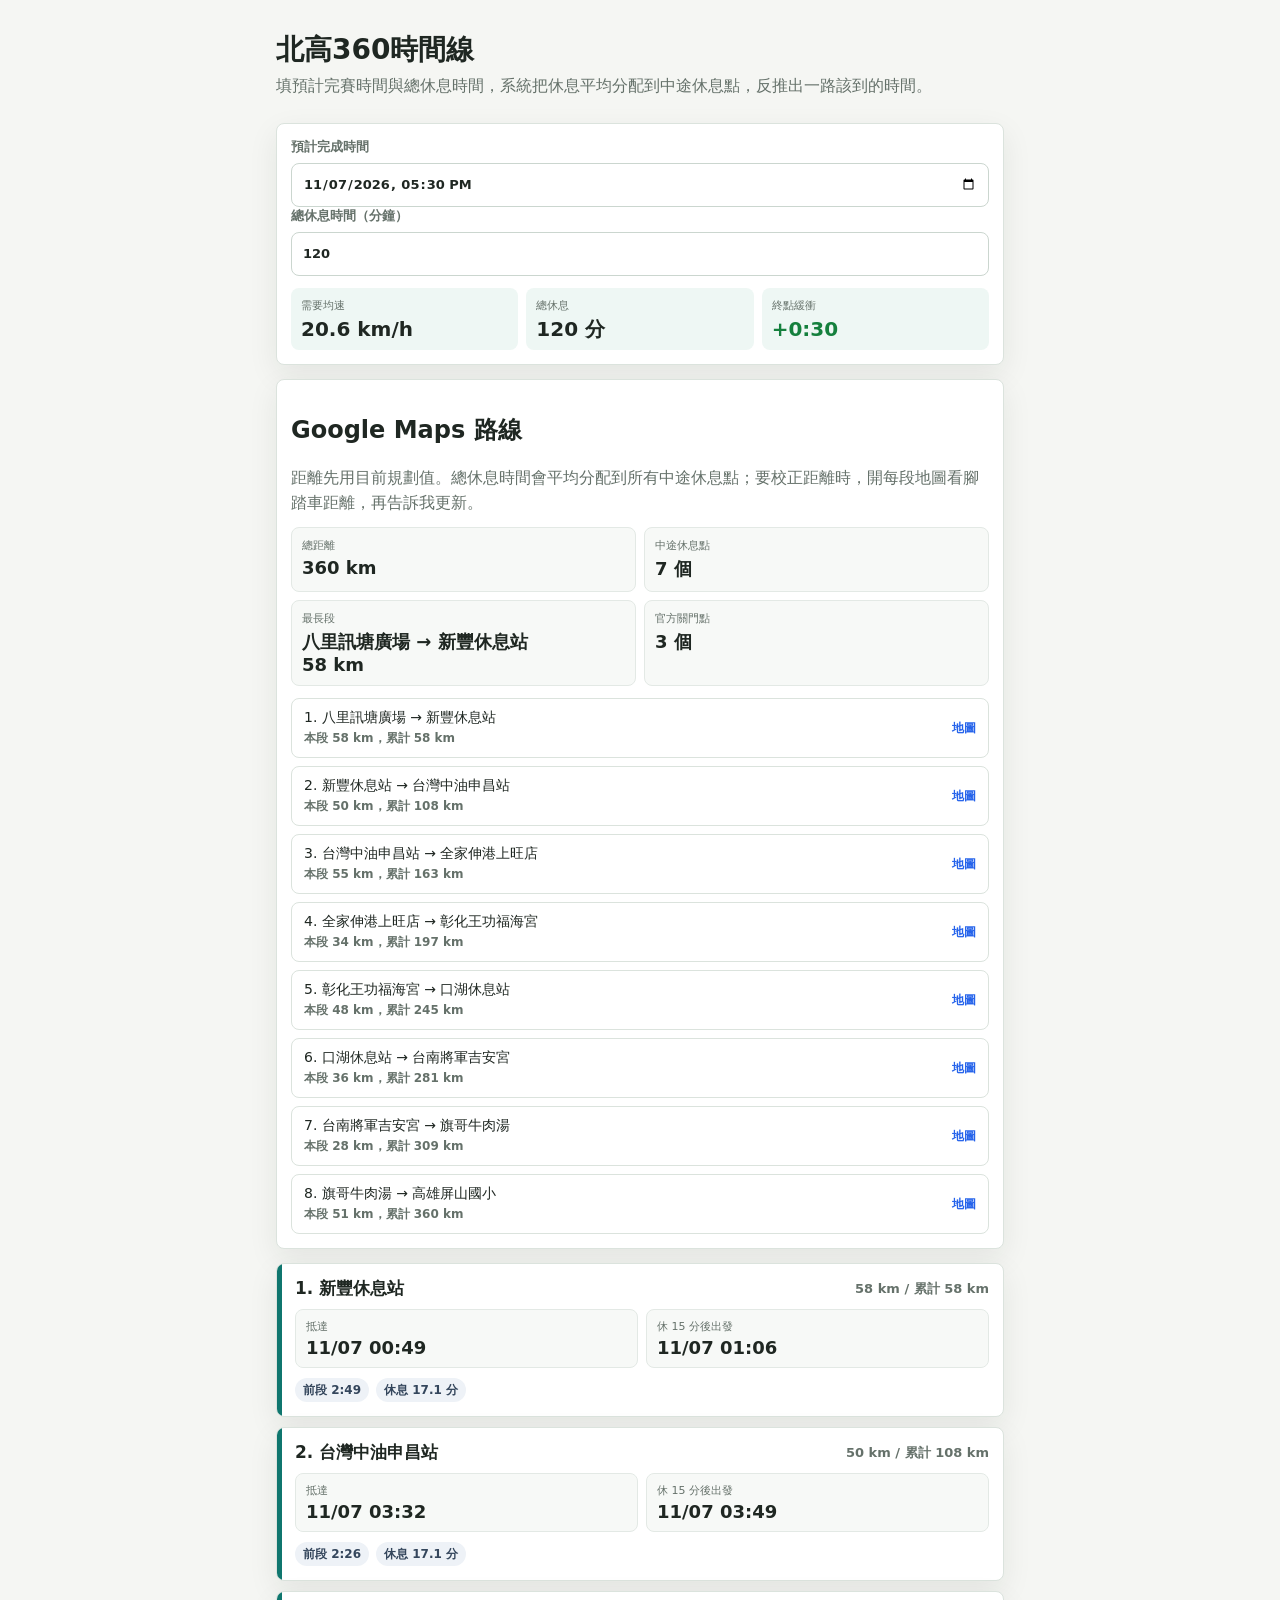
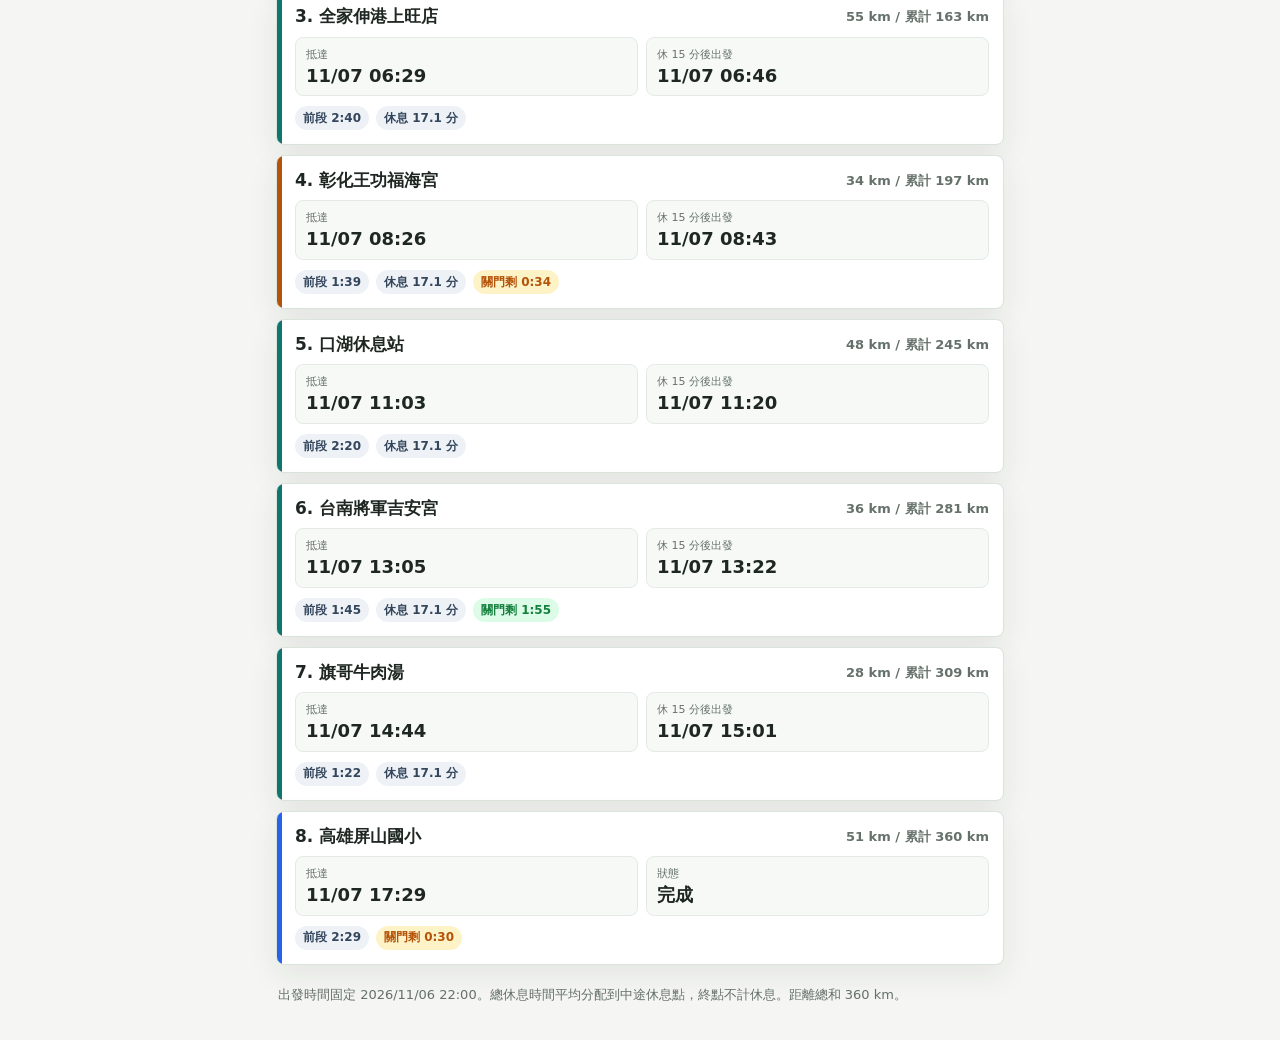
<file: index.html>
<!doctype html>
<html lang="zh-Hant">
<head>
  <meta charset="utf-8">
  <meta name="viewport" content="width=device-width, initial-scale=1">
  <title>北高360時間線</title>
  <style>
    :root {
      --bg: #f5f6f3;
      --card: #ffffff;
      --ink: #1f2722;
      --muted: #65716a;
      --line: #dbe3dd;
      --accent: #0f766e;
      --blue: #2563eb;
      --ok: #15803d;
      --warn: #b45309;
      --danger: #b91c1c;
      --soft: #eef7f4;
      font-family: "Segoe UI", "Noto Sans TC", system-ui, sans-serif;
    }

    * { box-sizing: border-box; }

    body {
      margin: 0;
      background: var(--bg);
      color: var(--ink);
    }

    .app {
      width: min(760px, 100%);
      margin: 0 auto;
      padding: 16px;
    }

    header {
      padding: 18px 0 12px;
    }

    h1 {
      margin: 0 0 8px;
      font-size: 28px;
      line-height: 1.15;
      letter-spacing: 0;
    }

    p {
      margin: 0;
      color: var(--muted);
      line-height: 1.55;
    }

    .panel, .stop {
      background: var(--card);
      border: 1px solid var(--line);
      border-radius: 8px;
      box-shadow: 0 10px 30px rgba(23, 33, 29, 0.08);
    }

    .panel {
      padding: 14px;
      margin: 12px 0 14px;
    }

    label {
      display: grid;
      gap: 7px;
      color: var(--muted);
      font-size: 13px;
      font-weight: 700;
    }

    input {
      width: 100%;
      min-height: 44px;
      border: 1px solid #cbd6cf;
      border-radius: 8px;
      padding: 9px 11px;
      font: inherit;
      color: var(--ink);
      background: white;
    }

    .summary {
      display: grid;
      grid-template-columns: repeat(3, 1fr);
      gap: 8px;
      margin-top: 12px;
    }

    .metric {
      min-width: 0;
      padding: 10px;
      background: var(--soft);
      border-radius: 8px;
    }

    .metric small {
      display: block;
      color: var(--muted);
      font-size: 11px;
      margin-bottom: 5px;
    }

    .metric strong {
      display: block;
      font-size: 20px;
      line-height: 1.1;
      white-space: nowrap;
    }

    .timeline {
      position: relative;
      display: grid;
      gap: 10px;
      padding-bottom: 18px;
    }

    .stop {
      position: relative;
      overflow: hidden;
    }

    .stop::before {
      content: "";
      position: absolute;
      left: 0;
      top: 0;
      bottom: 0;
      width: 5px;
      background: var(--accent);
    }

    .stop.warn::before { background: var(--warn); }
    .stop.danger::before { background: var(--danger); }
    .stop.finish::before { background: var(--blue); }

    .stop-inner {
      padding: 14px 14px 14px 18px;
    }

    .topline {
      display: flex;
      justify-content: space-between;
      gap: 12px;
      align-items: flex-start;
      margin-bottom: 9px;
    }

    .name {
      font-weight: 800;
      font-size: 17px;
      line-height: 1.25;
    }

    .km {
      flex: 0 0 auto;
      color: var(--muted);
      font-weight: 700;
      font-size: 13px;
      padding-top: 2px;
    }

    .times {
      display: grid;
      grid-template-columns: repeat(2, 1fr);
      gap: 8px;
    }

    .timebox {
      padding: 9px 10px;
      border-radius: 8px;
      background: #f7f9f7;
      border: 1px solid #e3e9e5;
      min-width: 0;
    }

    .timebox small {
      display: block;
      color: var(--muted);
      font-size: 11px;
      margin-bottom: 4px;
    }

    .timebox strong {
      display: block;
      font-size: 18px;
      line-height: 1.15;
      white-space: nowrap;
    }

    .meta {
      display: flex;
      flex-wrap: wrap;
      gap: 7px;
      margin-top: 10px;
    }

    .badge {
      display: inline-flex;
      align-items: center;
      min-height: 24px;
      padding: 3px 8px;
      border-radius: 999px;
      font-size: 12px;
      font-weight: 750;
      background: #eef2f7;
      color: #34465c;
      white-space: nowrap;
    }

    .badge.ok { background: #dcfce7; color: var(--ok); }
    .badge.warn { background: #fef3c7; color: var(--warn); }
    .badge.danger { background: #fee2e2; color: var(--danger); }

    .route-summary{display:grid;grid-template-columns:repeat(2,1fr);gap:8px;margin-top:12px}.summary-box{padding:10px;border-radius:8px;background:#f7f9f7;border:1px solid #e3e9e5}.summary-box small{display:block;color:var(--muted);font-size:11px;margin-bottom:4px}.summary-box strong{display:block;font-size:18px}.links { display: grid; gap: 8px; margin-top: 12px; }

    a.button {
      display: flex;
      justify-content: space-between;
      gap: 10px;
      align-items: center;
      min-height: 42px;
      padding: 10px 12px;
      border-radius: 8px;
      border: 1px solid var(--line);
      color: var(--ink);
      text-decoration: none;
      background: white;
      font-size: 14px;
    }

    a.button small{display:block;color:var(--muted);font-size:12px;font-weight:600;margin-top:3px}a.button span:last-child {
      color: var(--blue);
      font-size: 12px;
      font-weight: 800;
      white-space: nowrap;
    }

    .footnote {
      color: var(--muted);
      font-size: 13px;
      line-height: 1.6;
      padding: 2px 2px 18px;
    }

    @media (max-width: 520px) {
      .app { padding: 12px; }
      h1 { font-size: 25px; }
      .summary { grid-template-columns: 1fr; }
      .times { grid-template-columns: 1fr 1fr; }
      .metric strong { font-size: 19px; }
      .timebox strong { font-size: 17px; }
    }
  </style>
</head>
<body>
  <main class="app">
    <header>
      <h1>北高360時間線</h1>
      <p>填預計完賽時間與總休息時間，系統把休息平均分配到中途休息點，反推出一路該到的時間。</p>
    </header>

    <section class="panel">
      <label>預計完成時間<input id="finishInput" type="datetime-local" value="2026-11-07T17:30"></label><label>總休息時間（分鐘）<input id="totalRestInput" type="number" min="0" step="1" value="120"></label>
      <div class="summary">
        <div class="metric"><small>需要均速</small><strong id="avgSpeed">--</strong></div>
        <div class="metric"><small>總休息</small><strong id="totalRest">--</strong></div>
        <div class="metric"><small>終點緩衝</small><strong id="finishBuffer">--</strong></div>
      </div>
    </section>

    <section class="panel">
      <h2>Google Maps 路線</h2>
      <p>距離先用目前規劃值。總休息時間會平均分配到所有中途休息點；要校正距離時，開每段地圖看腳踏車距離，再告訴我更新。</p>
      <div class="route-summary" id="routeSummary"></div><div class="links" id="links"></div>
    </section>

    <section class="timeline" id="timeline"></section>

    <p class="footnote">出發時間固定 2026/11/06 22:00。總休息時間平均分配到中途休息點，終點不計休息。距離總和 360 km。</p>
  </main>

  <script>
    const startTime = new Date("2026-11-06T22:00");
    const finishCutoff = new Date("2026-11-07T18:00");
    

    const segments = [
      { from: "八里訊塘廣場", to: "新豐休息站", km: 58 },
      { from: "新豐休息站", to: "台灣中油申昌站", km: 50 },
      { from: "台灣中油申昌站", to: "全家伸港上旺店", km: 55 },
      { from: "全家伸港上旺店", to: "彰化王功福海宮", km: 34, cutoff: "2026-11-07T09:00" },
      { from: "彰化王功福海宮", to: "口湖休息站", km: 48 },
      { from: "口湖休息站", to: "台南將軍吉安宮", km: 36, cutoff: "2026-11-07T15:00" },
      { from: "台南將軍吉安宮", to: "旗哥牛肉湯", km: 28 },
      { from: "旗哥牛肉湯", to: "高雄屏山國小", km: 51, cutoff: "2026-11-07T18:00", finish: true }
    ];

    const finishInput = document.querySelector("#finishInput");
    const totalRestInput = document.querySelector("#totalRestInput");
    finishInput.addEventListener("input", render);
    totalRestInput.addEventListener("input", render);
    renderRouteOverview();
    renderLinks();
    render();

    function render() {
      const finishTime = new Date(finishInput.value);
      const totalKm = segments.reduce((sum, item) => sum + item.km, 0);
      const restStops = segments.filter((item) => !item.finish).length;
      const totalRest = Math.max(0, Number(totalRestInput.value) || 0);
      const restMinutes = restStops > 0 ? totalRest / restStops : 0;
      const totalMinutes = (finishTime - startTime) / 60000;
      const rideMinutes = totalMinutes - totalRest;
      const avgSpeed = rideMinutes > 0 ? totalKm / (rideMinutes / 60) : 0;

      document.querySelector("#avgSpeed").textContent = avgSpeed > 0 ? `${round(avgSpeed)} km/h` : "時間不足";
      document.querySelector("#totalRest").textContent = `${totalRest} 分`;
      document.querySelector("#finishBuffer").textContent = signedDuration((finishCutoff - finishTime) / 60000);
      document.querySelector("#finishBuffer").style.color = finishTime <= finishCutoff ? "var(--ok)" : "var(--danger)";

      const timeline = document.querySelector("#timeline");
      timeline.innerHTML = "";

      let current = new Date(startTime);
      let cumulative = 0;

      segments.forEach((segment, index) => {
        const riding = avgSpeed > 0 ? (segment.km / avgSpeed) * 60 : 0;
        current = addMinutes(current, riding);
        cumulative += segment.km;

        const arrival = new Date(current);
        const depart = segment.finish ? null : addMinutes(arrival, restMinutes);
        const cutoffBadge = makeCutoffBadge(segment, arrival);
        const status = cutoffClass(segment, arrival);

        const card = document.createElement("article");
        card.className = `stop ${status} ${segment.finish ? "finish" : ""}`;
        card.innerHTML = `
          <div class="stop-inner">
            <div class="topline">
              <div class="name">${index + 1}. ${segment.to}</div>
              <div class="km">${segment.km} km / 累計 ${cumulative} km</div>
            </div>
            <div class="times">
              <div class="timebox"><small>抵達</small><strong>${formatDateTime(arrival)}</strong></div>
              <div class="timebox"><small>${segment.finish ? "狀態" : "休 15 分後出發"}</small><strong>${segment.finish ? "完成" : formatDateTime(depart)}</strong></div>
            </div>
            <div class="meta">
              <span class="badge">前段 ${formatDuration(riding)}</span>
              ${segment.finish ? "" : `<span class="badge">休息 ${round(restMinutes)} 分</span>`}
              ${cutoffBadge}
            </div>
          </div>
        `;
        timeline.appendChild(card);

        if (depart) current = depart;
      });
    }

    function renderRouteOverview() {
      const totalKm = segments.reduce((sum, item) => sum + item.km, 0);
      const restStops = segments.filter((item) => !item.finish).length;
      const longest = segments.reduce((max, item) => item.km > max.km ? item : max, segments[0]);
      const officialStops = segments.filter((item) => item.cutoff).length;
      document.querySelector("#routeSummary").innerHTML = `
        <div class="summary-box"><small>總距離</small><strong>${round(totalKm)} km</strong></div>
        <div class="summary-box"><small>中途休息點</small><strong>${restStops} 個</strong></div>
        <div class="summary-box"><small>最長段</small><strong>${longest.from} → ${longest.to}<br>${round(longest.km)} km</strong></div>
        <div class="summary-box"><small>官方關門點</small><strong>${officialStops} 個</strong></div>
      `;
    }

    function renderLinks() {
      const links = document.querySelector("#links");
      links.innerHTML = "";
      segments.forEach((segment, index) => {
        const a = document.createElement("a");
        a.className = "button";
        a.href = mapUrl(segment.from, segment.to);
        a.target = "_blank";
        a.rel = "noreferrer";
        a.innerHTML = `<span>${index + 1}. ${segment.from} → ${segment.to}<br><small>本段 ${round(segment.km)} km，累計 ${round(segments.slice(0, index + 1).reduce((sum, item) => sum + item.km, 0))} km</small></span><span>地圖</span>`;
        links.appendChild(a);
      });
    }

    function makeCutoffBadge(segment, arrival) {
      if (!segment.cutoff) return "";
      const buffer = (new Date(segment.cutoff) - arrival) / 60000;
      const klass = buffer >= 60 ? "ok" : buffer >= 0 ? "warn" : "danger";
      const label = buffer >= 0 ? `關門剩 ${formatDuration(buffer)}` : `超過關門 ${formatDuration(Math.abs(buffer))}`;
      return `<span class="badge ${klass}">${label}</span>`;
    }

    function cutoffClass(segment, arrival) {
      if (!segment.cutoff) return "";
      const buffer = (new Date(segment.cutoff) - arrival) / 60000;
      if (buffer < 0) return "danger";
      if (buffer < 60) return "warn";
      return "";
    }

    function mapUrl(origin, destination) {
      return `https://www.google.com/maps/dir/?api=1&origin=${encodeURIComponent(origin)}&destination=${encodeURIComponent(destination)}&travelmode=bicycling`;
    }

    function addMinutes(date, minutes) {
      return new Date(date.getTime() + minutes * 60000);
    }

    function formatDateTime(date) {
      return `${String(date.getMonth() + 1).padStart(2, "0")}/${String(date.getDate()).padStart(2, "0")} ${formatTime(date)}`;
    }

    function formatTime(date) {
      return `${String(date.getHours()).padStart(2, "0")}:${String(date.getMinutes()).padStart(2, "0")}`;
    }

    function formatDuration(minutesValue) {
      const minutes = Math.round(minutesValue);
      const h = Math.floor(minutes / 60);
      const m = Math.abs(minutes % 60);
      return `${h}:${String(m).padStart(2, "0")}`;
    }

    function signedDuration(minutesValue) {
      const sign = minutesValue >= 0 ? "+" : "-";
      return `${sign}${formatDuration(Math.abs(minutesValue))}`;
    }

    function round(value) {
      return Number(value).toFixed(1).replace(/\.0$/, "");
    }
  </script>
</body>
</html>
</file>
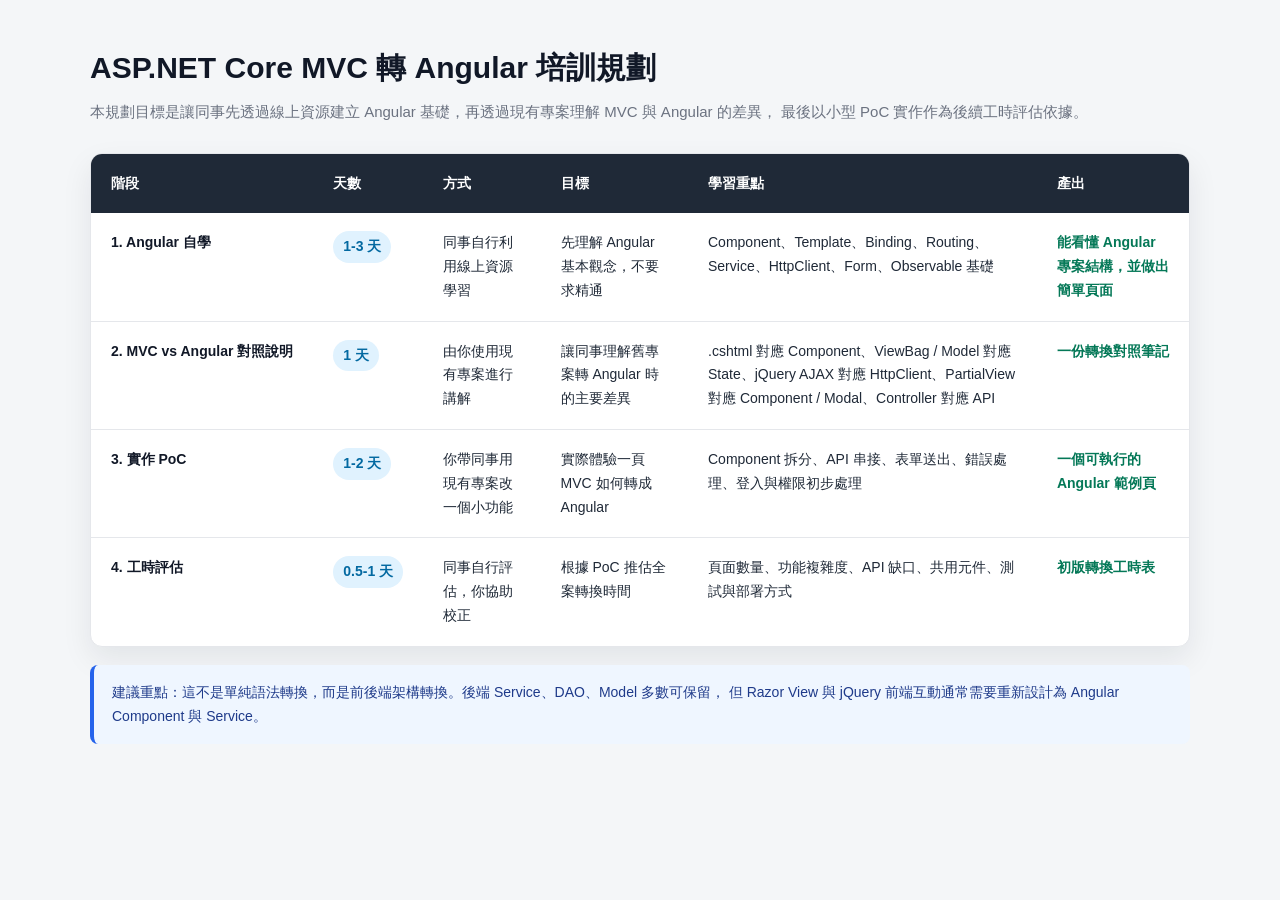
<file: ASP.NET Core MVC.html>
<!DOCTYPE html>
<html lang="zh-Hant">
<head>
  <meta charset="UTF-8" />
  <meta name="viewport" content="width=device-width, initial-scale=1.0" />
  <title>ASP.NET Core MVC 轉 Angular 培訓規劃</title>
  <style>
    body {
      margin: 0;
      font-family: "Microsoft JhengHei", Arial, sans-serif;
      background: #f4f6f8;
      color: #1f2937;
    }

    .container {
      max-width: 1100px;
      margin: 48px auto;
      padding: 0 24px;
    }

    .header {
      margin-bottom: 28px;
    }

    .header h1 {
      margin: 0 0 10px;
      font-size: 30px;
      color: #111827;
    }

    .header p {
      margin: 0;
      font-size: 15px;
      color: #6b7280;
      line-height: 1.7;
    }

    .card {
      background: #ffffff;
      border: 1px solid #e5e7eb;
      border-radius: 12px;
      box-shadow: 0 12px 30px rgba(15, 23, 42, 0.08);
      overflow: hidden;
    }

    table {
      width: 100%;
      border-collapse: collapse;
    }

    thead {
      background: #1f2937;
      color: #ffffff;
    }

    th,
    td {
      padding: 18px 20px;
      text-align: left;
      vertical-align: top;
      font-size: 14px;
      line-height: 1.7;
    }

    th {
      font-weight: 600;
      white-space: nowrap;
    }

    tbody tr {
      border-bottom: 1px solid #e5e7eb;
    }

    tbody tr:last-child {
      border-bottom: none;
    }

    tbody tr:hover {
      background: #f9fafb;
    }

    .phase {
      font-weight: 700;
      color: #111827;
      white-space: nowrap;
    }

    .days {
      display: inline-block;
      padding: 4px 10px;
      border-radius: 999px;
      background: #e0f2fe;
      color: #0369a1;
      font-weight: 600;
      white-space: nowrap;
    }

    .output {
      color: #047857;
      font-weight: 600;
    }

    .note {
      margin-top: 18px;
      padding: 16px 18px;
      border-left: 4px solid #2563eb;
      background: #eff6ff;
      color: #1e3a8a;
      font-size: 14px;
      line-height: 1.7;
      border-radius: 8px;
    }

    @media (max-width: 768px) {
      .container {
        margin: 28px auto;
      }

      table,
      thead,
      tbody,
      th,
      td,
      tr {
        display: block;
      }

      thead {
        display: none;
      }

      tbody tr {
        padding: 16px;
      }

      td {
        padding: 8px 0;
      }

      td::before {
        content: attr(data-label);
        display: block;
        margin-bottom: 4px;
        font-size: 12px;
        font-weight: 700;
        color: #6b7280;
      }
    }
  </style>
</head>
<body>
  <main class="container">
    <section class="header">
      <h1>ASP.NET Core MVC 轉 Angular 培訓規劃</h1>
      <p>
        本規劃目標是讓同事先透過線上資源建立 Angular 基礎，再透過現有專案理解 MVC 與 Angular 的差異，
        最後以小型 PoC 實作作為後續工時評估依據。
      </p>
    </section>

    <section class="card">
      <table>
        <thead>
          <tr>
            <th>階段</th>
            <th>天數</th>
            <th>方式</th>
            <th>目標</th>
            <th>學習重點</th>
            <th>產出</th>
          </tr>
        </thead>
        <tbody>
          <tr>
            <td data-label="階段" class="phase">1. Angular 自學</td>
            <td data-label="天數"><span class="days">1-3 天</span></td>
            <td data-label="方式">同事自行利用線上資源學習</td>
            <td data-label="目標">先理解 Angular 基本觀念，不要求精通</td>
            <td data-label="學習重點">
              Component、Template、Binding、Routing、Service、HttpClient、Form、Observable 基礎
            </td>
            <td data-label="產出" class="output">能看懂 Angular 專案結構，並做出簡單頁面</td>
          </tr>

          <tr>
            <td data-label="階段" class="phase">2. MVC vs Angular 對照說明</td>
            <td data-label="天數"><span class="days">1 天</span></td>
            <td data-label="方式">由你使用現有專案進行講解</td>
            <td data-label="目標">讓同事理解舊專案轉 Angular 時的主要差異</td>
            <td data-label="學習重點">
              .cshtml 對應 Component、ViewBag / Model 對應 State、jQuery AJAX 對應 HttpClient、PartialView 對應 Component / Modal、Controller 對應 API
            </td>
            <td data-label="產出" class="output">一份轉換對照筆記</td>
          </tr>

          <tr>
            <td data-label="階段" class="phase">3. 實作 PoC</td>
            <td data-label="天數"><span class="days">1-2 天</span></td>
            <td data-label="方式">你帶同事用現有專案改一個小功能</td>
            <td data-label="目標">實際體驗一頁 MVC 如何轉成 Angular</td>
            <td data-label="學習重點">
              Component 拆分、API 串接、表單送出、錯誤處理、登入與權限初步處理
            </td>
            <td data-label="產出" class="output">一個可執行的 Angular 範例頁</td>
          </tr>

          <tr>
            <td data-label="階段" class="phase">4. 工時評估</td>
            <td data-label="天數"><span class="days">0.5-1 天</span></td>
            <td data-label="方式">同事自行評估，你協助校正</td>
            <td data-label="目標">根據 PoC 推估全案轉換時間</td>
            <td data-label="學習重點">
              頁面數量、功能複雜度、API 缺口、共用元件、測試與部署方式
            </td>
            <td data-label="產出" class="output">初版轉換工時表</td>
          </tr>
        </tbody>
      </table>
    </section>

    <div class="note">
      建議重點：這不是單純語法轉換，而是前後端架構轉換。後端 Service、DAO、Model 多數可保留，
      但 Razor View 與 jQuery 前端互動通常需要重新設計為 Angular Component 與 Service。
    </div>
  </main>
</body>
</html>
</file>
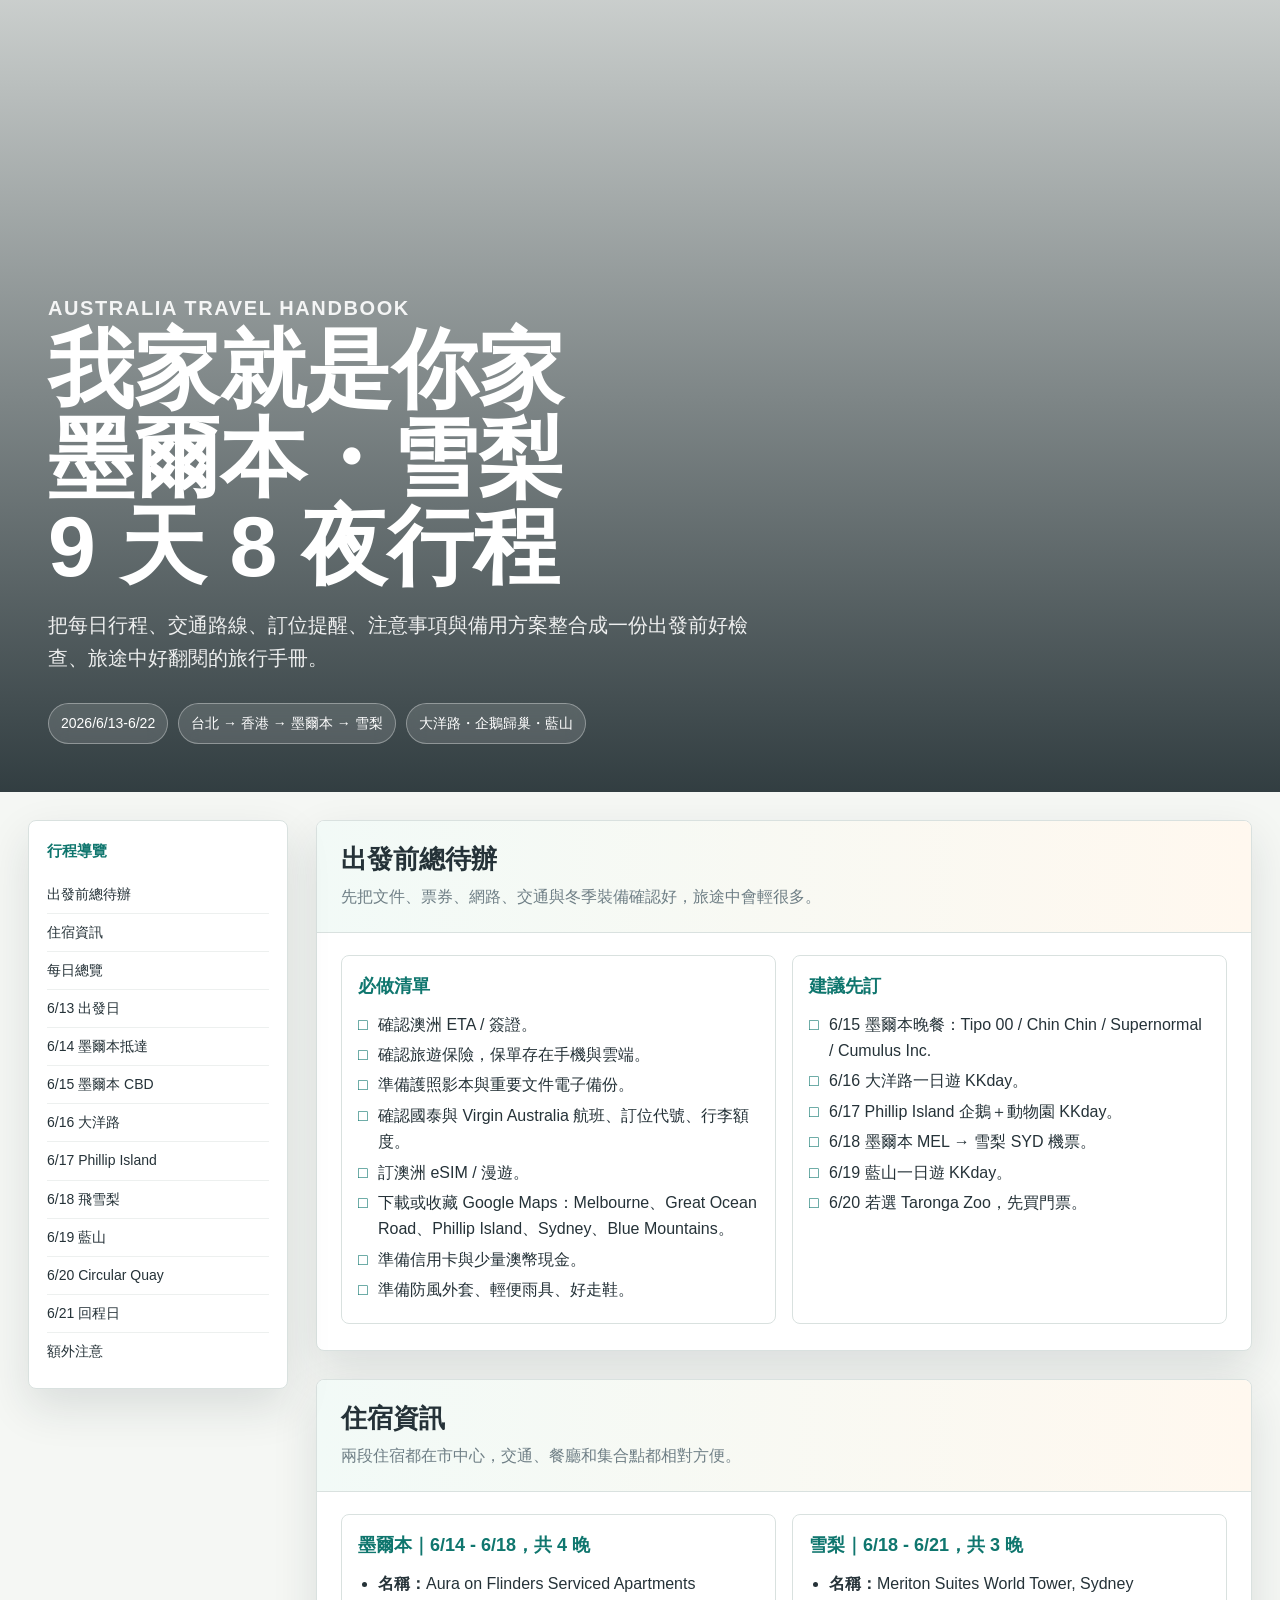
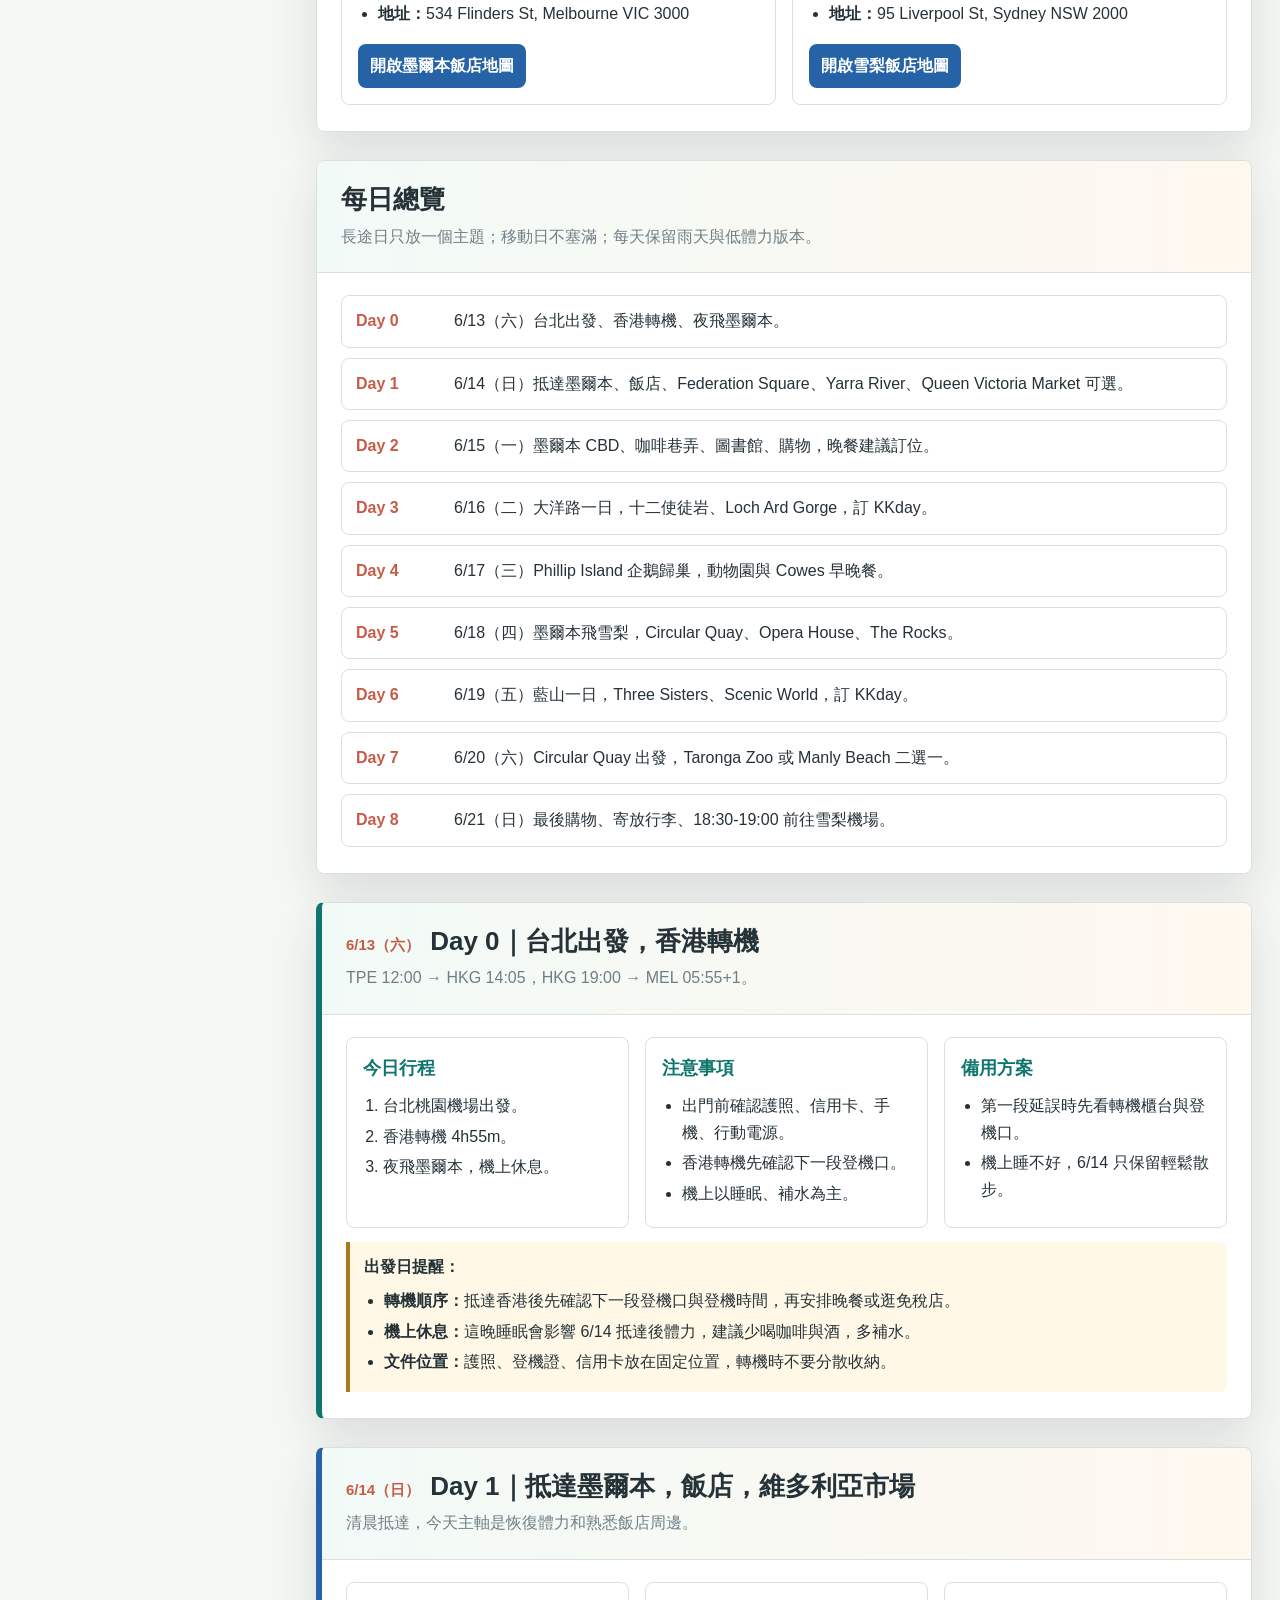
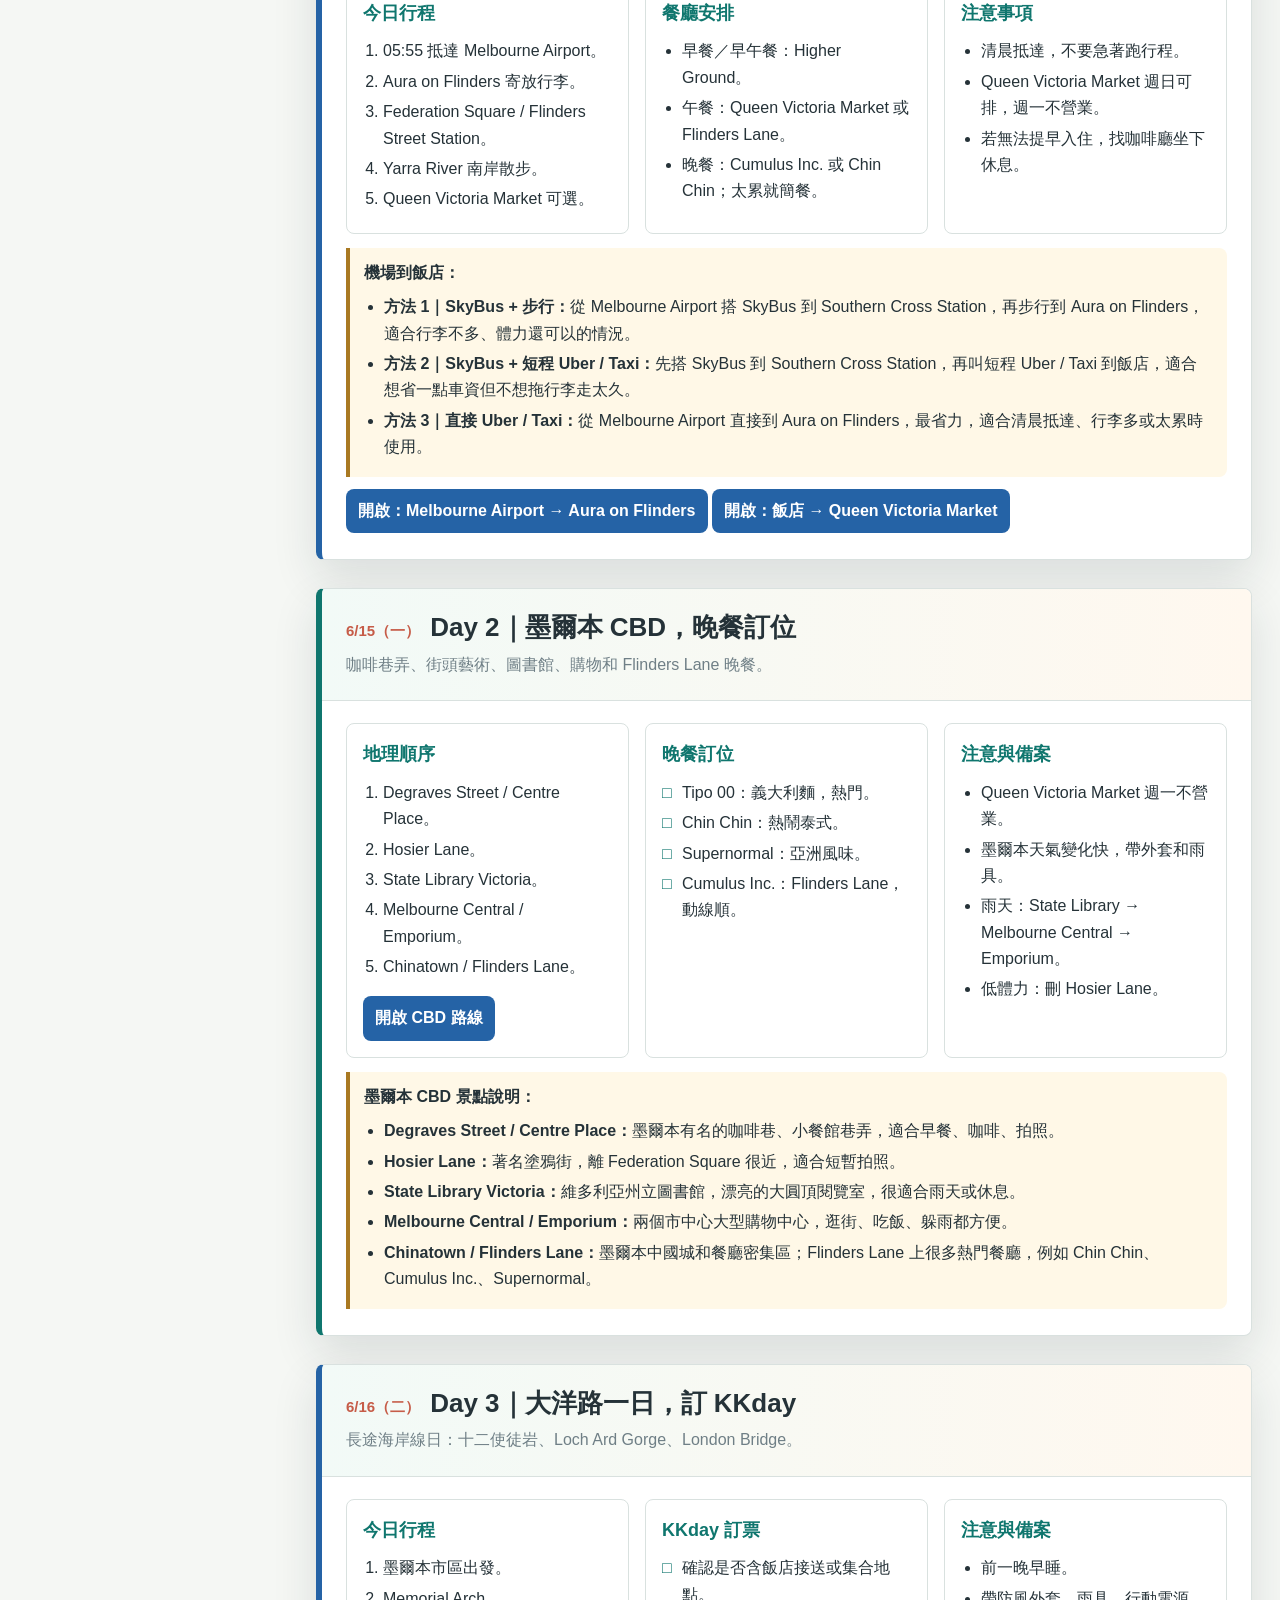
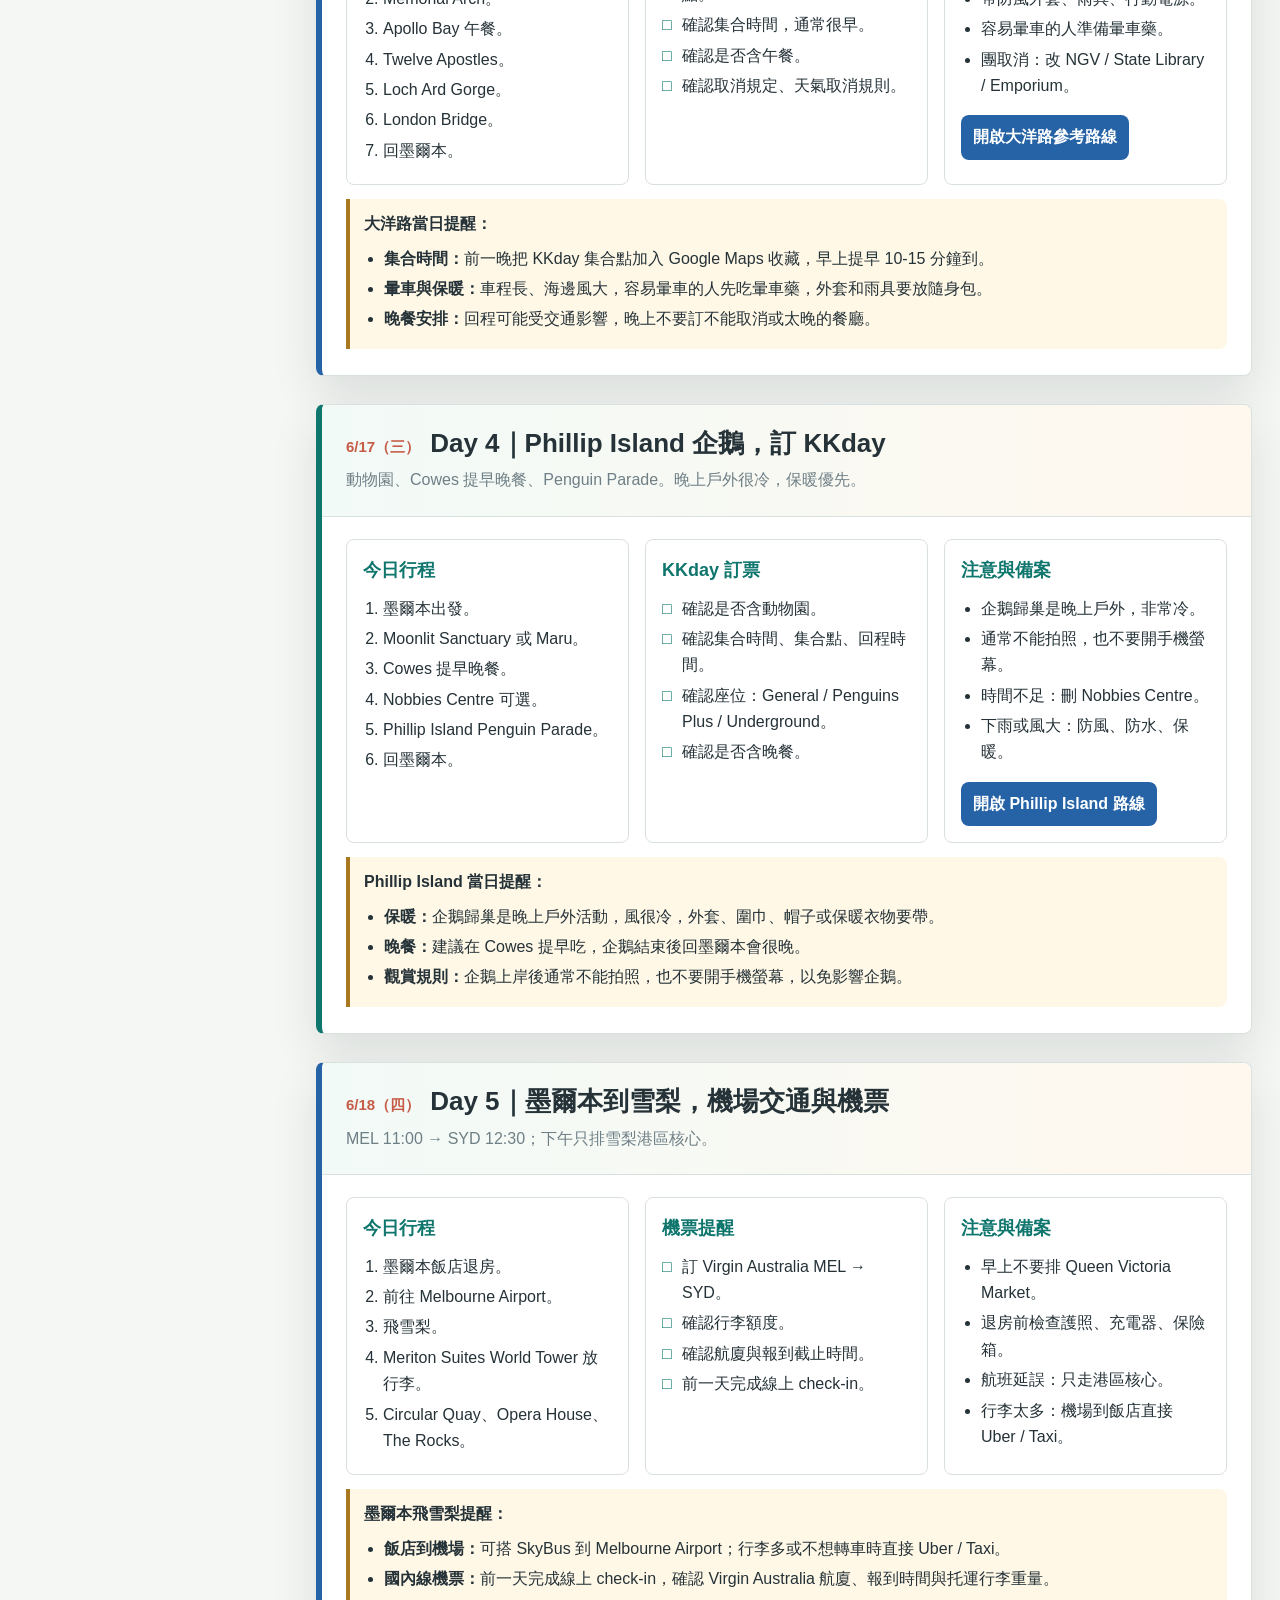
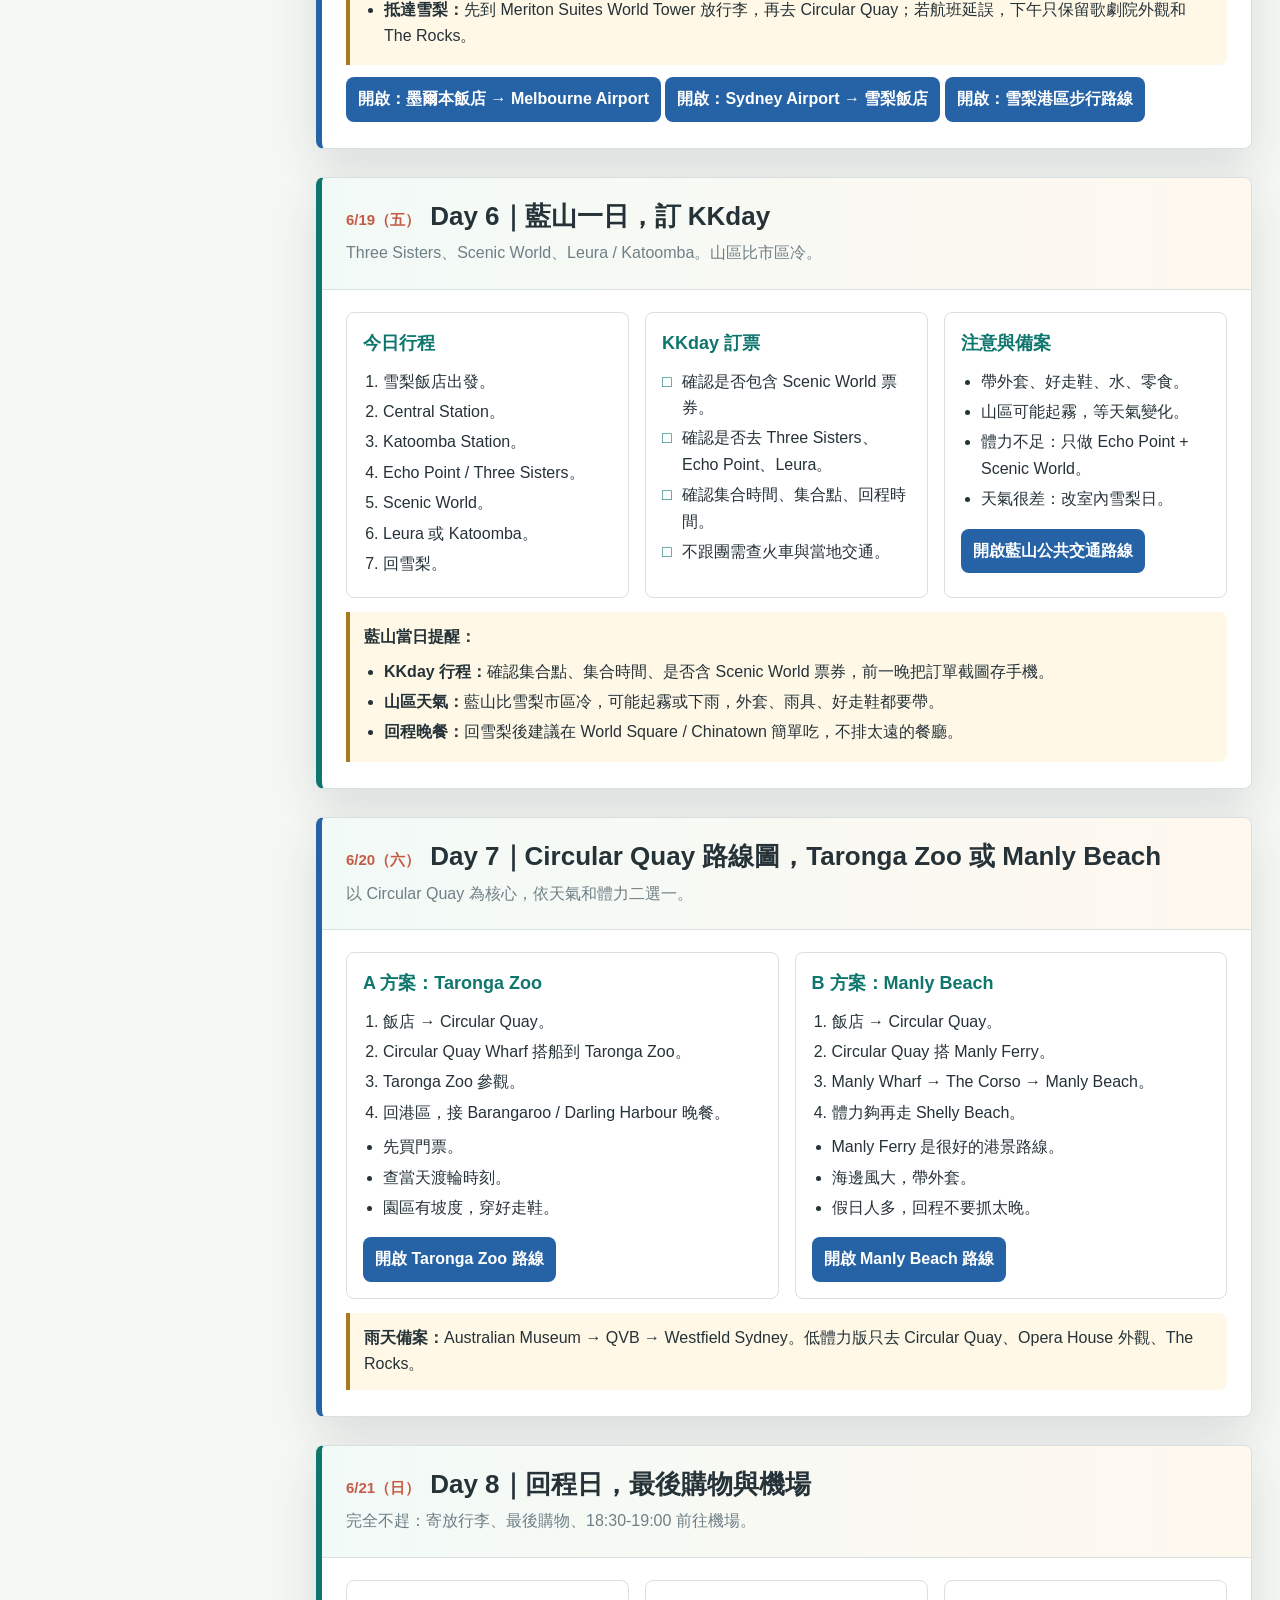
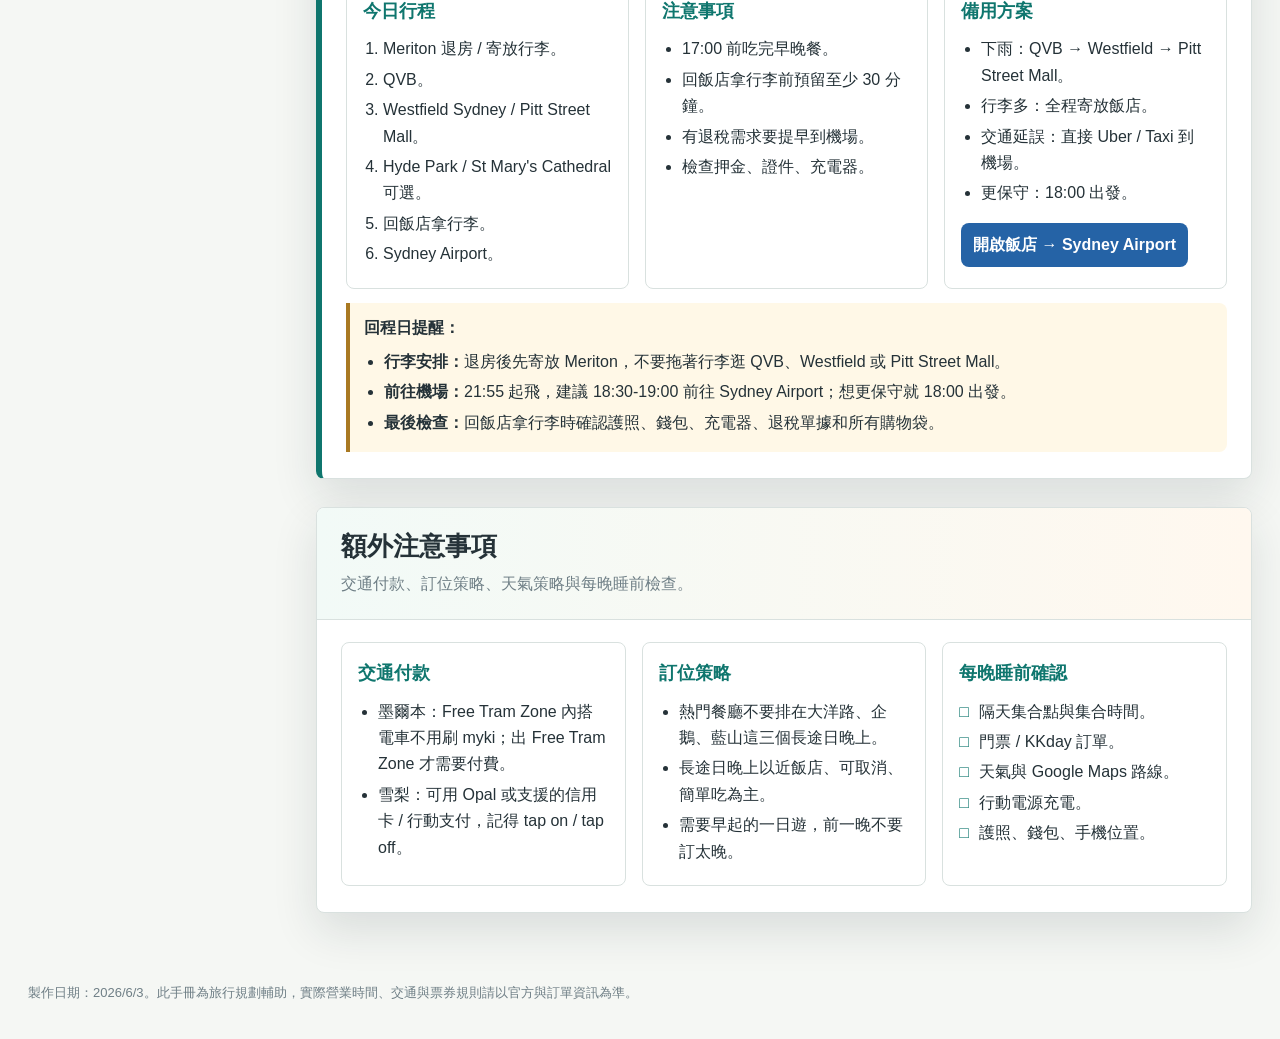
<file: 旅遊index.html>
<!doctype html>
<html lang="zh-Hant">
<head>
  <meta charset="utf-8">
  <meta name="viewport" content="width=device-width, initial-scale=1">
  <title>我家就是你家｜墨爾本・雪梨 9 天 8 夜行程</title>
  <style>
    :root {
      --ink: #253238;
      --muted: #6f7f86;
      --paper: #fffdf8;
      --panel: #ffffff;
      --mist: #eef5f1;
      --line: #d9e1df;
      --teal: #0f766e;
      --blue: #2563a6;
      --coral: #c65c48;
      --gold: #a97922;
      --shadow: 0 18px 45px rgba(23, 42, 47, .12);
      --radius: 8px;
    }

    * { box-sizing: border-box; }

    html { scroll-behavior: smooth; }

    body {
      margin: 0;
      color: var(--ink);
      background: #f5f7f4;
      font-family: "Microsoft JhengHei", "PingFang TC", "Noto Sans TC", Arial, sans-serif;
      line-height: 1.65;
    }

    a { color: var(--blue); text-decoration: none; }
    a:hover { text-decoration: underline; }

    .hero {
      min-height: 88vh;
      display: grid;
      align-items: end;
      padding: 48px;
      color: white;
      background:
        linear-gradient(180deg, rgba(7, 21, 26, .18), rgba(7, 21, 26, .82)),
        url("https://images.unsplash.com/photo-1545044846-351ba102b6d5?auto=format&fit=crop&w=2200&q=80") center/cover;
    }

    .hero-inner { max-width: 980px; }

    .eyebrow {
      margin: 0 0 14px;
      color: #d6f0e9;
      font-size: 14px;
      font-weight: 700;
      letter-spacing: .08em;
      text-transform: uppercase;
    }

    h1 {
      margin: 0;
      font-size: clamp(44px, 8vw, 86px);
      line-height: 1.03;
      letter-spacing: 0;
    }

    .hero p {
      max-width: 720px;
      margin: 18px 0 0;
      font-size: 20px;
      color: rgba(255, 255, 255, .9);
    }

    .hero-meta {
      display: flex;
      flex-wrap: wrap;
      gap: 10px;
      margin-top: 28px;
    }

    .pill {
      border: 1px solid rgba(255, 255, 255, .34);
      background: rgba(255, 255, 255, .13);
      padding: 8px 12px;
      border-radius: 999px;
      backdrop-filter: blur(8px);
      font-size: 14px;
    }

    .layout {
      display: grid;
      grid-template-columns: 260px minmax(0, 1fr);
      gap: 28px;
      max-width: 1280px;
      margin: 0 auto;
      padding: 28px;
    }

    nav {
      position: sticky;
      top: 18px;
      align-self: start;
      background: var(--panel);
      border: 1px solid var(--line);
      border-radius: var(--radius);
      box-shadow: var(--shadow);
      padding: 18px;
    }

    nav h2 {
      margin: 0 0 12px;
      font-size: 15px;
      color: var(--teal);
    }

    nav a {
      display: block;
      padding: 7px 0;
      color: var(--ink);
      font-size: 14px;
      border-bottom: 1px solid #edf0ef;
    }

    nav a:last-child { border-bottom: 0; }

    main { min-width: 0; }

    section {
      margin-bottom: 28px;
      background: var(--panel);
      border: 1px solid var(--line);
      border-radius: var(--radius);
      box-shadow: var(--shadow);
      overflow: hidden;
    }

    .section-head {
      padding: 22px 24px;
      background: linear-gradient(90deg, #f2faf7, #fff8ef);
      border-bottom: 1px solid var(--line);
    }

    .section-head h2 {
      margin: 0;
      font-size: 26px;
      line-height: 1.25;
    }

    .section-head p {
      margin: 8px 0 0;
      color: var(--muted);
    }

    .content { padding: 22px 24px 26px; }

    .grid {
      display: grid;
      grid-template-columns: repeat(2, minmax(0, 1fr));
      gap: 16px;
    }

    .grid.three { grid-template-columns: repeat(3, minmax(0, 1fr)); }

    .box {
      border: 1px solid var(--line);
      border-radius: var(--radius);
      background: #fff;
      padding: 16px;
    }

    .box h3 {
      margin: 0 0 10px;
      color: var(--teal);
      font-size: 18px;
    }

    ul, ol { margin: 8px 0 0; padding-left: 1.25em; }
    li { margin: 4px 0; }

    .timeline {
      display: grid;
      gap: 10px;
    }

    .timeline-row {
      display: grid;
      grid-template-columns: 84px 1fr;
      gap: 14px;
      align-items: start;
      padding: 12px 14px;
      border: 1px solid var(--line);
      border-radius: var(--radius);
      background: #fff;
    }

    .day-tag {
      color: var(--coral);
      font-weight: 800;
      white-space: nowrap;
    }

    .day {
      border-left: 6px solid var(--teal);
    }

    .day:nth-of-type(odd) { border-left-color: var(--blue); }

    .day-title {
      display: flex;
      flex-wrap: wrap;
      gap: 10px;
      align-items: baseline;
    }

    .day-title .date {
      color: var(--coral);
      font-weight: 800;
      font-size: 15px;
    }

    .map-link {
      display: inline-flex;
      align-items: center;
      gap: 8px;
      margin-top: 12px;
      padding: 9px 12px;
      border-radius: var(--radius);
      color: white;
      background: var(--blue);
      font-weight: 700;
    }

    .map-link:hover { text-decoration: none; background: #1d4f86; }

    .note {
      border-left: 4px solid var(--gold);
      background: #fff8e7;
      padding: 12px 14px;
      border-radius: 0 var(--radius) var(--radius) 0;
      margin-top: 14px;
    }

    table {
      width: 100%;
      border-collapse: collapse;
      overflow: hidden;
      border-radius: var(--radius);
      background: white;
    }

    th, td {
      padding: 11px 12px;
      border-bottom: 1px solid var(--line);
      text-align: left;
      vertical-align: top;
    }

    th {
      color: var(--teal);
      background: #edf7f4;
      font-size: 14px;
    }

    tr:last-child td { border-bottom: 0; }

    .checklist li { list-style: none; position: relative; }
    .checklist li::before {
      content: "□";
      position: absolute;
      left: -1.25em;
      color: var(--teal);
      font-weight: 800;
    }

    .small { color: var(--muted); font-size: 14px; }

    footer {
      max-width: 1280px;
      margin: 0 auto 36px;
      padding: 0 28px;
      color: var(--muted);
      font-size: 13px;
    }

    @media (max-width: 900px) {
      .hero { min-height: 72vh; padding: 30px 22px; }
      .layout { display: block; padding: 18px; }
      nav { position: static; margin-bottom: 18px; }
      .grid, .grid.three { grid-template-columns: 1fr; }
      .timeline-row { grid-template-columns: 1fr; gap: 4px; }
      .section-head, .content { padding-left: 18px; padding-right: 18px; }
    }

    @media print {
      body { background: white; }
      .hero { min-height: auto; padding: 36px; color: var(--ink); background: white; border-bottom: 2px solid var(--line); }
      .hero p, .eyebrow { color: var(--muted); }
      .pill { color: var(--ink); border-color: var(--line); background: white; }
      .layout { display: block; padding: 0; max-width: none; }
      nav { display: none; }
      section { box-shadow: none; border-left: 0; border-right: 0; border-radius: 0; break-inside: avoid; }
      .map-link { color: var(--blue); background: transparent; padding: 0; }
    }
  </style>
</head>
<body>
  <header class="hero">
    <div class="hero-inner">
      <p class="eyebrow">Australia Travel Handbook</p>
      <h1>我家就是你家<br>墨爾本・雪梨<br>9 天 8 夜行程</h1>
      <p>把每日行程、交通路線、訂位提醒、注意事項與備用方案整合成一份出發前好檢查、旅途中好翻閱的旅行手冊。</p>
      <div class="hero-meta">
        <span class="pill">2026/6/13-6/22</span>
        <span class="pill">台北 → 香港 → 墨爾本 → 雪梨</span>
        <span class="pill">大洋路・企鵝歸巢・藍山</span>
      </div>
    </div>
  </header>

  <div class="layout">
    <nav aria-label="章節導覽">
      <h2>行程導覽</h2>
      <a href="#todo">出發前總待辦</a>
      <a href="#hotels">住宿資訊</a>
      <a href="#overview">每日總覽</a>
      <a href="#day0">6/13 出發日</a>
      <a href="#day1">6/14 墨爾本抵達</a>
      <a href="#day2">6/15 墨爾本 CBD</a>
      <a href="#day3">6/16 大洋路</a>
      <a href="#day4">6/17 Phillip Island</a>
      <a href="#day5">6/18 飛雪梨</a>
      <a href="#day6">6/19 藍山</a>
      <a href="#day7">6/20 Circular Quay</a>
      <a href="#day8">6/21 回程日</a>
      <a href="#extras">額外注意</a>
    </nav>

    <main>
      <section id="todo">
        <div class="section-head">
          <h2>出發前總待辦</h2>
          <p>先把文件、票券、網路、交通與冬季裝備確認好，旅途中會輕很多。</p>
        </div>
        <div class="content grid">
          <div class="box">
            <h3>必做清單</h3>
            <ul class="checklist">
              <li>確認澳洲 ETA / 簽證。</li>
              <li>確認旅遊保險，保單存在手機與雲端。</li>
              <li>準備護照影本與重要文件電子備份。</li>
              <li>確認國泰與 Virgin Australia 航班、訂位代號、行李額度。</li>
              <li>訂澳洲 eSIM / 漫遊。</li>
              <li>下載或收藏 Google Maps：Melbourne、Great Ocean Road、Phillip Island、Sydney、Blue Mountains。</li>
              <li>準備信用卡與少量澳幣現金。</li>
              <li>準備防風外套、輕便雨具、好走鞋。</li>
            </ul>
          </div>
          <div class="box">
            <h3>建議先訂</h3>
            <ul class="checklist">
              <li>6/15 墨爾本晚餐：Tipo 00 / Chin Chin / Supernormal / Cumulus Inc.</li>
              <li>6/16 大洋路一日遊 KKday。</li>
              <li>6/17 Phillip Island 企鵝＋動物園 KKday。</li>
              <li>6/18 墨爾本 MEL → 雪梨 SYD 機票。</li>
              <li>6/19 藍山一日遊 KKday。</li>
              <li>6/20 若選 Taronga Zoo，先買門票。</li>
            </ul>
          </div>
        </div>
      </section>

      <section id="hotels">
        <div class="section-head">
          <h2>住宿資訊</h2>
          <p>兩段住宿都在市中心，交通、餐廳和集合點都相對方便。</p>
        </div>
        <div class="content grid">
          <div class="box">
            <h3>墨爾本｜6/14 - 6/18，共 4 晚</h3>
            <ul>
              <li><strong>名稱：</strong>Aura on Flinders Serviced Apartments</li>
              <li><strong>地址：</strong>534 Flinders St, Melbourne VIC 3000</li>
            </ul>
            <a class="map-link" href="https://www.google.com/maps/search/?api=1&query=Aura+on+Flinders+Serviced+Apartments+534+Flinders+St+Melbourne+VIC+3000" target="_blank" rel="noreferrer">開啟墨爾本飯店地圖</a>
          </div>
          <div class="box">
            <h3>雪梨｜6/18 - 6/21，共 3 晚</h3>
            <ul>
              <li><strong>名稱：</strong>Meriton Suites World Tower, Sydney</li>
              <li><strong>地址：</strong>95 Liverpool St, Sydney NSW 2000</li>
            </ul>
            <a class="map-link" href="https://www.google.com/maps/search/?api=1&query=Meriton+Suites+World+Tower+Sydney+95+Liverpool+St+Sydney+NSW+2000" target="_blank" rel="noreferrer">開啟雪梨飯店地圖</a>
          </div>
        </div>
      </section>

      <section id="overview">
        <div class="section-head">
          <h2>每日總覽</h2>
          <p>長途日只放一個主題；移動日不塞滿；每天保留雨天與低體力版本。</p>
        </div>
        <div class="content">
          <div class="timeline">
            <div class="timeline-row"><div class="day-tag">Day 0</div><div>6/13（六）台北出發、香港轉機、夜飛墨爾本。</div></div>
            <div class="timeline-row"><div class="day-tag">Day 1</div><div>6/14（日）抵達墨爾本、飯店、Federation Square、Yarra River、Queen Victoria Market 可選。</div></div>
            <div class="timeline-row"><div class="day-tag">Day 2</div><div>6/15（一）墨爾本 CBD、咖啡巷弄、圖書館、購物，晚餐建議訂位。</div></div>
            <div class="timeline-row"><div class="day-tag">Day 3</div><div>6/16（二）大洋路一日，十二使徒岩、Loch Ard Gorge，訂 KKday。</div></div>
            <div class="timeline-row"><div class="day-tag">Day 4</div><div>6/17（三）Phillip Island 企鵝歸巢，動物園與 Cowes 早晚餐。</div></div>
            <div class="timeline-row"><div class="day-tag">Day 5</div><div>6/18（四）墨爾本飛雪梨，Circular Quay、Opera House、The Rocks。</div></div>
            <div class="timeline-row"><div class="day-tag">Day 6</div><div>6/19（五）藍山一日，Three Sisters、Scenic World，訂 KKday。</div></div>
            <div class="timeline-row"><div class="day-tag">Day 7</div><div>6/20（六）Circular Quay 出發，Taronga Zoo 或 Manly Beach 二選一。</div></div>
            <div class="timeline-row"><div class="day-tag">Day 8</div><div>6/21（日）最後購物、寄放行李、18:30-19:00 前往雪梨機場。</div></div>
          </div>
        </div>
      </section>

      <section class="day" id="day0">
        <div class="section-head">
          <div class="day-title"><span class="date">6/13（六）</span><h2>Day 0｜台北出發，香港轉機</h2></div>
          <p>TPE 12:00 → HKG 14:05，HKG 19:00 → MEL 05:55+1。</p>
        </div>
        <div class="content">
          <div class="grid three">
            <div class="box"><h3>今日行程</h3><ol><li>台北桃園機場出發。</li><li>香港轉機 4h55m。</li><li>夜飛墨爾本，機上休息。</li></ol></div>
            <div class="box"><h3>注意事項</h3><ul><li>出門前確認護照、信用卡、手機、行動電源。</li><li>香港轉機先確認下一段登機口。</li><li>機上以睡眠、補水為主。</li></ul></div>
            <div class="box"><h3>備用方案</h3><ul><li>第一段延誤時先看轉機櫃台與登機口。</li><li>機上睡不好，6/14 只保留輕鬆散步。</li></ul></div>
          </div>
          <div class="note"><strong>出發日提醒：</strong><ul><li><strong>轉機順序：</strong>抵達香港後先確認下一段登機口與登機時間，再安排晚餐或逛免稅店。</li><li><strong>機上休息：</strong>這晚睡眠會影響 6/14 抵達後體力，建議少喝咖啡與酒，多補水。</li><li><strong>文件位置：</strong>護照、登機證、信用卡放在固定位置，轉機時不要分散收納。</li></ul></div>
        </div>
      </section>

      <section class="day" id="day1">
        <div class="section-head">
          <div class="day-title"><span class="date">6/14（日）</span><h2>Day 1｜抵達墨爾本，飯店，維多利亞市場</h2></div>
          <p>清晨抵達，今天主軸是恢復體力和熟悉飯店周邊。</p>
        </div>
        <div class="content">
          <div class="grid three">
            <div class="box"><h3>今日行程</h3><ol><li>05:55 抵達 Melbourne Airport。</li><li>Aura on Flinders 寄放行李。</li><li>Federation Square / Flinders Street Station。</li><li>Yarra River 南岸散步。</li><li>Queen Victoria Market 可選。</li></ol></div>
            <div class="box"><h3>餐廳安排</h3><ul><li>早餐／早午餐：Higher Ground。</li><li>午餐：Queen Victoria Market 或 Flinders Lane。</li><li>晚餐：Cumulus Inc. 或 Chin Chin；太累就簡餐。</li></ul></div>
            <div class="box"><h3>注意事項</h3><ul><li>清晨抵達，不要急著跑行程。</li><li>Queen Victoria Market 週日可排，週一不營業。</li><li>若無法提早入住，找咖啡廳坐下休息。</li></ul></div>
          </div>
          <div class="note"><strong>機場到飯店：</strong><ul><li><strong>方法 1｜SkyBus + 步行：</strong>從 Melbourne Airport 搭 SkyBus 到 Southern Cross Station，再步行到 Aura on Flinders，適合行李不多、體力還可以的情況。</li><li><strong>方法 2｜SkyBus + 短程 Uber / Taxi：</strong>先搭 SkyBus 到 Southern Cross Station，再叫短程 Uber / Taxi 到飯店，適合想省一點車資但不想拖行李走太久。</li><li><strong>方法 3｜直接 Uber / Taxi：</strong>從 Melbourne Airport 直接到 Aura on Flinders，最省力，適合清晨抵達、行李多或太累時使用。</li></ul></div>
          <a class="map-link" href="https://www.google.com/maps/dir/?api=1&origin=Melbourne+Airport&destination=Aura+on+Flinders+Serviced+Apartments+Melbourne&travelmode=transit" target="_blank" rel="noreferrer">開啟：Melbourne Airport → Aura on Flinders</a>
          <a class="map-link" href="https://www.google.com/maps/dir/?api=1&origin=Aura+on+Flinders+Serviced+Apartments+Melbourne&destination=Queen+Victoria+Market&travelmode=walking" target="_blank" rel="noreferrer">開啟：飯店 → Queen Victoria Market</a>
        </div>
      </section>

      <section class="day" id="day2">
        <div class="section-head">
          <div class="day-title"><span class="date">6/15（一）</span><h2>Day 2｜墨爾本 CBD，晚餐訂位</h2></div>
          <p>咖啡巷弄、街頭藝術、圖書館、購物和 Flinders Lane 晚餐。</p>
        </div>
        <div class="content">
          <div class="grid three">
            <div class="box"><h3>地理順序</h3><ol><li>Degraves Street / Centre Place。</li><li>Hosier Lane。</li><li>State Library Victoria。</li><li>Melbourne Central / Emporium。</li><li>Chinatown / Flinders Lane。</li></ol><a class="map-link" href="https://www.google.com/maps/dir/?api=1&origin=Aura+on+Flinders+Serviced+Apartments+Melbourne&destination=Aura+on+Flinders+Serviced+Apartments+Melbourne&waypoints=Degraves+Street+Melbourne%7CHosier+Lane+Melbourne%7CState+Library+Victoria%7CMelbourne+Central%7CEmporium+Melbourne%7CChinatown+Melbourne&travelmode=walking" target="_blank" rel="noreferrer">開啟 CBD 路線</a></div>
            <div class="box"><h3>晚餐訂位</h3><ul class="checklist"><li>Tipo 00：義大利麵，熱門。</li><li>Chin Chin：熱鬧泰式。</li><li>Supernormal：亞洲風味。</li><li>Cumulus Inc.：Flinders Lane，動線順。</li></ul></div>
            <div class="box"><h3>注意與備案</h3><ul><li>Queen Victoria Market 週一不營業。</li><li>墨爾本天氣變化快，帶外套和雨具。</li><li>雨天：State Library → Melbourne Central → Emporium。</li><li>低體力：刪 Hosier Lane。</li></ul></div>
          </div>
          <div class="note"><strong>墨爾本 CBD 景點說明：</strong><ul><li><strong>Degraves Street / Centre Place：</strong>墨爾本有名的咖啡巷、小餐館巷弄，適合早餐、咖啡、拍照。</li><li><strong>Hosier Lane：</strong>著名塗鴉街，離 Federation Square 很近，適合短暫拍照。</li><li><strong>State Library Victoria：</strong>維多利亞州立圖書館，漂亮的大圓頂閱覽室，很適合雨天或休息。</li><li><strong>Melbourne Central / Emporium：</strong>兩個市中心大型購物中心，逛街、吃飯、躲雨都方便。</li><li><strong>Chinatown / Flinders Lane：</strong>墨爾本中國城和餐廳密集區；Flinders Lane 上很多熱門餐廳，例如 Chin Chin、Cumulus Inc.、Supernormal。</li></ul></div>
        </div>
      </section>

      <section class="day" id="day3">
        <div class="section-head">
          <div class="day-title"><span class="date">6/16（二）</span><h2>Day 3｜大洋路一日，訂 KKday</h2></div>
          <p>長途海岸線日：十二使徒岩、Loch Ard Gorge、London Bridge。</p>
        </div>
        <div class="content">
          <div class="grid three">
            <div class="box"><h3>今日行程</h3><ol><li>墨爾本市區出發。</li><li>Memorial Arch。</li><li>Apollo Bay 午餐。</li><li>Twelve Apostles。</li><li>Loch Ard Gorge。</li><li>London Bridge。</li><li>回墨爾本。</li></ol></div>
            <div class="box"><h3>KKday 訂票</h3><ul class="checklist"><li>確認是否含飯店接送或集合地點。</li><li>確認集合時間，通常很早。</li><li>確認是否含午餐。</li><li>確認取消規定、天氣取消規則。</li></ul></div>
            <div class="box"><h3>注意與備案</h3><ul><li>前一晚早睡。</li><li>帶防風外套、雨具、行動電源。</li><li>容易暈車的人準備暈車藥。</li><li>團取消：改 NGV / State Library / Emporium。</li></ul><a class="map-link" href="https://www.google.com/maps/dir/?api=1&origin=Aura+on+Flinders+Serviced+Apartments+Melbourne&destination=Aura+on+Flinders+Serviced+Apartments+Melbourne&waypoints=Memorial+Arch+at+Eastern+View%7CApollo+Bay%7CTwelve+Apostles%7CLoch+Ard+Gorge%7CLondon+Bridge+Great+Ocean+Road&travelmode=driving" target="_blank" rel="noreferrer">開啟大洋路參考路線</a></div>
          </div>
          <div class="note"><strong>大洋路當日提醒：</strong><ul><li><strong>集合時間：</strong>前一晚把 KKday 集合點加入 Google Maps 收藏，早上提早 10-15 分鐘到。</li><li><strong>暈車與保暖：</strong>車程長、海邊風大，容易暈車的人先吃暈車藥，外套和雨具要放隨身包。</li><li><strong>晚餐安排：</strong>回程可能受交通影響，晚上不要訂不能取消或太晚的餐廳。</li></ul></div>
        </div>
      </section>

      <section class="day" id="day4">
        <div class="section-head">
          <div class="day-title"><span class="date">6/17（三）</span><h2>Day 4｜Phillip Island 企鵝，訂 KKday</h2></div>
          <p>動物園、Cowes 提早晚餐、Penguin Parade。晚上戶外很冷，保暖優先。</p>
        </div>
        <div class="content">
          <div class="grid three">
            <div class="box"><h3>今日行程</h3><ol><li>墨爾本出發。</li><li>Moonlit Sanctuary 或 Maru。</li><li>Cowes 提早晚餐。</li><li>Nobbies Centre 可選。</li><li>Phillip Island Penguin Parade。</li><li>回墨爾本。</li></ol></div>
            <div class="box"><h3>KKday 訂票</h3><ul class="checklist"><li>確認是否含動物園。</li><li>確認集合時間、集合點、回程時間。</li><li>確認座位：General / Penguins Plus / Underground。</li><li>確認是否含晚餐。</li></ul></div>
            <div class="box"><h3>注意與備案</h3><ul><li>企鵝歸巢是晚上戶外，非常冷。</li><li>通常不能拍照，也不要開手機螢幕。</li><li>時間不足：刪 Nobbies Centre。</li><li>下雨或風大：防風、防水、保暖。</li></ul><a class="map-link" href="https://www.google.com/maps/dir/?api=1&origin=Aura+on+Flinders+Serviced+Apartments+Melbourne&destination=Aura+on+Flinders+Serviced+Apartments+Melbourne&waypoints=Moonlit+Sanctuary+Wildlife+Conservation+Park%7CCowes+Phillip+Island%7CNobbies+Centre%7CPhillip+Island+Penguin+Parade&travelmode=driving" target="_blank" rel="noreferrer">開啟 Phillip Island 路線</a></div>
          </div>
          <div class="note"><strong>Phillip Island 當日提醒：</strong><ul><li><strong>保暖：</strong>企鵝歸巢是晚上戶外活動，風很冷，外套、圍巾、帽子或保暖衣物要帶。</li><li><strong>晚餐：</strong>建議在 Cowes 提早吃，企鵝結束後回墨爾本會很晚。</li><li><strong>觀賞規則：</strong>企鵝上岸後通常不能拍照，也不要開手機螢幕，以免影響企鵝。</li></ul></div>
        </div>
      </section>

      <section class="day" id="day5">
        <div class="section-head">
          <div class="day-title"><span class="date">6/18（四）</span><h2>Day 5｜墨爾本到雪梨，機場交通與機票</h2></div>
          <p>MEL 11:00 → SYD 12:30；下午只排雪梨港區核心。</p>
        </div>
        <div class="content">
          <div class="grid three">
            <div class="box"><h3>今日行程</h3><ol><li>墨爾本飯店退房。</li><li>前往 Melbourne Airport。</li><li>飛雪梨。</li><li>Meriton Suites World Tower 放行李。</li><li>Circular Quay、Opera House、The Rocks。</li></ol></div>
            <div class="box"><h3>機票提醒</h3><ul class="checklist"><li>訂 Virgin Australia MEL → SYD。</li><li>確認行李額度。</li><li>確認航廈與報到截止時間。</li><li>前一天完成線上 check-in。</li></ul></div>
            <div class="box"><h3>注意與備案</h3><ul><li>早上不要排 Queen Victoria Market。</li><li>退房前檢查護照、充電器、保險箱。</li><li>航班延誤：只走港區核心。</li><li>行李太多：機場到飯店直接 Uber / Taxi。</li></ul></div>
          </div>
          <div class="note"><strong>墨爾本飛雪梨提醒：</strong><ul><li><strong>飯店到機場：</strong>可搭 SkyBus 到 Melbourne Airport；行李多或不想轉車時直接 Uber / Taxi。</li><li><strong>國內線機票：</strong>前一天完成線上 check-in，確認 Virgin Australia 航廈、報到時間與托運行李重量。</li><li><strong>抵達雪梨：</strong>先到 Meriton Suites World Tower 放行李，再去 Circular Quay；若航班延誤，下午只保留歌劇院外觀和 The Rocks。</li></ul></div>
          <a class="map-link" href="https://www.google.com/maps/dir/?api=1&origin=Aura+on+Flinders+Serviced+Apartments+Melbourne&destination=Melbourne+Airport&travelmode=transit" target="_blank" rel="noreferrer">開啟：墨爾本飯店 → Melbourne Airport</a>
          <a class="map-link" href="https://www.google.com/maps/dir/?api=1&origin=Sydney+Airport&destination=Meriton+Suites+World+Tower+Sydney&travelmode=transit" target="_blank" rel="noreferrer">開啟：Sydney Airport → 雪梨飯店</a>
          <a class="map-link" href="https://www.google.com/maps/dir/?api=1&origin=Meriton+Suites+World+Tower+Sydney&destination=Meriton+Suites+World+Tower+Sydney&waypoints=Circular+Quay%7CSydney+Opera+House%7CRoyal+Botanic+Garden+Sydney%7CThe+Rocks+Sydney&travelmode=walking" target="_blank" rel="noreferrer">開啟：雪梨港區步行路線</a>
        </div>
      </section>

      <section class="day" id="day6">
        <div class="section-head">
          <div class="day-title"><span class="date">6/19（五）</span><h2>Day 6｜藍山一日，訂 KKday</h2></div>
          <p>Three Sisters、Scenic World、Leura / Katoomba。山區比市區冷。</p>
        </div>
        <div class="content">
          <div class="grid three">
            <div class="box"><h3>今日行程</h3><ol><li>雪梨飯店出發。</li><li>Central Station。</li><li>Katoomba Station。</li><li>Echo Point / Three Sisters。</li><li>Scenic World。</li><li>Leura 或 Katoomba。</li><li>回雪梨。</li></ol></div>
            <div class="box"><h3>KKday 訂票</h3><ul class="checklist"><li>確認是否包含 Scenic World 票券。</li><li>確認是否去 Three Sisters、Echo Point、Leura。</li><li>確認集合時間、集合點、回程時間。</li><li>不跟團需查火車與當地交通。</li></ul></div>
            <div class="box"><h3>注意與備案</h3><ul><li>帶外套、好走鞋、水、零食。</li><li>山區可能起霧，等天氣變化。</li><li>體力不足：只做 Echo Point + Scenic World。</li><li>天氣很差：改室內雪梨日。</li></ul><a class="map-link" href="https://www.google.com/maps/dir/?api=1&origin=Meriton+Suites+World+Tower+Sydney&destination=Meriton+Suites+World+Tower+Sydney&waypoints=Central+Station+Sydney%7CKatoomba+Station%7CEcho+Point+Lookout%7CScenic+World+Blue+Mountains%7CLeura+NSW&travelmode=transit" target="_blank" rel="noreferrer">開啟藍山公共交通路線</a></div>
          </div>
          <div class="note"><strong>藍山當日提醒：</strong><ul><li><strong>KKday 行程：</strong>確認集合點、集合時間、是否含 Scenic World 票券，前一晚把訂單截圖存手機。</li><li><strong>山區天氣：</strong>藍山比雪梨市區冷，可能起霧或下雨，外套、雨具、好走鞋都要帶。</li><li><strong>回程晚餐：</strong>回雪梨後建議在 World Square / Chinatown 簡單吃，不排太遠的餐廳。</li></ul></div>
        </div>
      </section>

      <section class="day" id="day7">
        <div class="section-head">
          <div class="day-title"><span class="date">6/20（六）</span><h2>Day 7｜Circular Quay 路線圖，Taronga Zoo 或 Manly Beach</h2></div>
          <p>以 Circular Quay 為核心，依天氣和體力二選一。</p>
        </div>
        <div class="content">
          <div class="grid">
            <div class="box">
              <h3>A 方案：Taronga Zoo</h3>
              <ol><li>飯店 → Circular Quay。</li><li>Circular Quay Wharf 搭船到 Taronga Zoo。</li><li>Taronga Zoo 參觀。</li><li>回港區，接 Barangaroo / Darling Harbour 晚餐。</li></ol>
              <ul><li>先買門票。</li><li>查當天渡輪時刻。</li><li>園區有坡度，穿好走鞋。</li></ul>
              <a class="map-link" href="https://www.google.com/maps/dir/?api=1&origin=Meriton+Suites+World+Tower+Sydney&destination=Meriton+Suites+World+Tower+Sydney&waypoints=Circular+Quay+Wharf%7CTaronga+Zoo+Sydney%7CBarangaroo+Sydney%7CDarling+Harbour&travelmode=transit" target="_blank" rel="noreferrer">開啟 Taronga Zoo 路線</a>
            </div>
            <div class="box">
              <h3>B 方案：Manly Beach</h3>
              <ol><li>飯店 → Circular Quay。</li><li>Circular Quay 搭 Manly Ferry。</li><li>Manly Wharf → The Corso → Manly Beach。</li><li>體力夠再走 Shelly Beach。</li></ol>
              <ul><li>Manly Ferry 是很好的港景路線。</li><li>海邊風大，帶外套。</li><li>假日人多，回程不要抓太晚。</li></ul>
              <a class="map-link" href="https://www.google.com/maps/dir/?api=1&origin=Meriton+Suites+World+Tower+Sydney&destination=Meriton+Suites+World+Tower+Sydney&waypoints=Circular+Quay+Wharf%7CManly+Wharf%7CThe+Corso+Manly%7CManly+Beach%7CShelly+Beach+Manly&travelmode=transit" target="_blank" rel="noreferrer">開啟 Manly Beach 路線</a>
            </div>
          </div>
          <div class="note"><strong>雨天備案：</strong>Australian Museum → QVB → Westfield Sydney。低體力版只去 Circular Quay、Opera House 外觀、The Rocks。</div>
        </div>
      </section>

      <section class="day" id="day8">
        <div class="section-head">
          <div class="day-title"><span class="date">6/21（日）</span><h2>Day 8｜回程日，最後購物與機場</h2></div>
          <p>完全不趕：寄放行李、最後購物、18:30-19:00 前往機場。</p>
        </div>
        <div class="content">
          <div class="grid three">
            <div class="box"><h3>今日行程</h3><ol><li>Meriton 退房 / 寄放行李。</li><li>QVB。</li><li>Westfield Sydney / Pitt Street Mall。</li><li>Hyde Park / St Mary's Cathedral 可選。</li><li>回飯店拿行李。</li><li>Sydney Airport。</li></ol></div>
            <div class="box"><h3>注意事項</h3><ul><li>17:00 前吃完早晚餐。</li><li>回飯店拿行李前預留至少 30 分鐘。</li><li>有退稅需求要提早到機場。</li><li>檢查押金、證件、充電器。</li></ul></div>
            <div class="box"><h3>備用方案</h3><ul><li>下雨：QVB → Westfield → Pitt Street Mall。</li><li>行李多：全程寄放飯店。</li><li>交通延誤：直接 Uber / Taxi 到機場。</li><li>更保守：18:00 出發。</li></ul><a class="map-link" href="https://www.google.com/maps/dir/?api=1&origin=Meriton+Suites+World+Tower+Sydney&destination=Sydney+Airport&travelmode=transit" target="_blank" rel="noreferrer">開啟飯店 → Sydney Airport</a></div>
          </div>
          <div class="note"><strong>回程日提醒：</strong><ul><li><strong>行李安排：</strong>退房後先寄放 Meriton，不要拖著行李逛 QVB、Westfield 或 Pitt Street Mall。</li><li><strong>前往機場：</strong>21:55 起飛，建議 18:30-19:00 前往 Sydney Airport；想更保守就 18:00 出發。</li><li><strong>最後檢查：</strong>回飯店拿行李時確認護照、錢包、充電器、退稅單據和所有購物袋。</li></ul></div>
        </div>
      </section>

      <section id="extras">
        <div class="section-head">
          <h2>額外注意事項</h2>
          <p>交通付款、訂位策略、天氣策略與每晚睡前檢查。</p>
        </div>
        <div class="content grid three">
          <div class="box">
            <h3>交通付款</h3>
            <ul><li>墨爾本：Free Tram Zone 內搭電車不用刷 myki；出 Free Tram Zone 才需要付費。</li><li>雪梨：可用 Opal 或支援的信用卡 / 行動支付，記得 tap on / tap off。</li></ul>
          </div>
          <div class="box">
            <h3>訂位策略</h3>
            <ul><li>熱門餐廳不要排在大洋路、企鵝、藍山這三個長途日晚上。</li><li>長途日晚上以近飯店、可取消、簡單吃為主。</li><li>需要早起的一日遊，前一晚不要訂太晚。</li></ul>
          </div>
          <div class="box">
            <h3>每晚睡前確認</h3>
            <ul class="checklist"><li>隔天集合點與集合時間。</li><li>門票 / KKday 訂單。</li><li>天氣與 Google Maps 路線。</li><li>行動電源充電。</li><li>護照、錢包、手機位置。</li></ul>
          </div>
        </div>
      </section>
    </main>
  </div>

  <footer>
    <p>製作日期：2026/6/3。此手冊為旅行規劃輔助，實際營業時間、交通與票券規則請以官方與訂單資訊為準。</p>
  </footer>
</body>
</html>
</file>
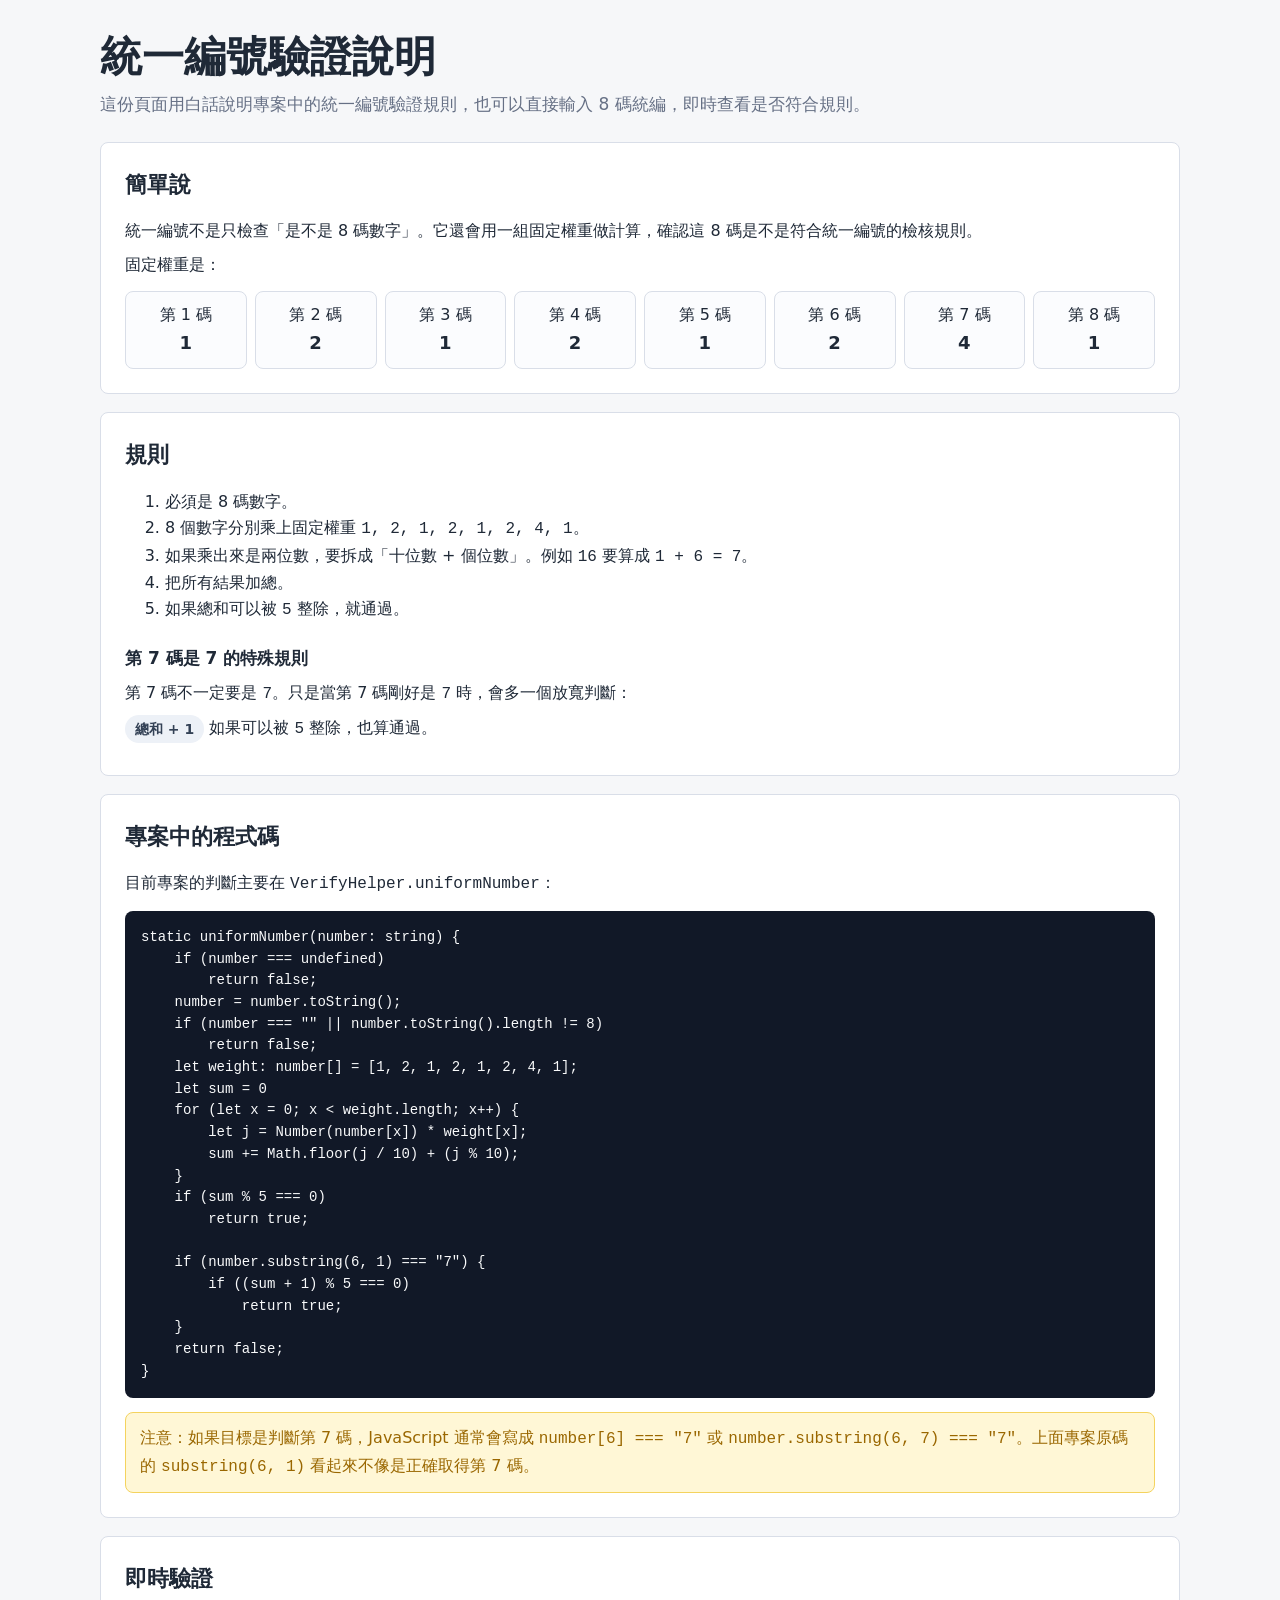
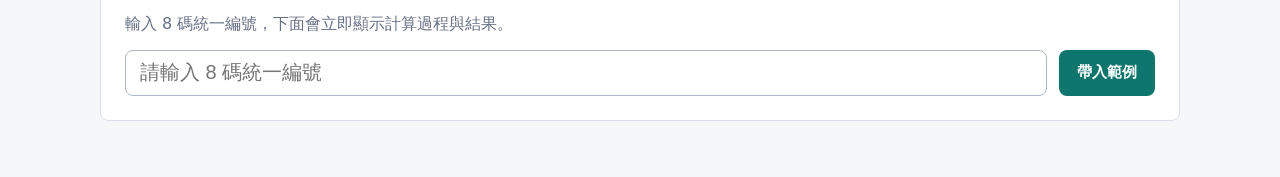
<file: 統編index.html>
<!doctype html>
<html lang="zh-Hant">
<head>
  <meta charset="utf-8" />
  <meta name="viewport" content="width=device-width, initial-scale=1" />
  <title>統一編號驗證說明</title>
  <style>
    :root { --bg:#f6f7f9; --panel:#fff; --text:#1f2937; --muted:#667085; --line:#d9dee8; --accent:#0f766e; --accent-soft:#e7f7f4; --bad:#b42318; --bad-soft:#fff0ed; --warn:#9a6700; --warn-soft:#fff7d6; --code:#111827; }
    * { box-sizing: border-box; }
    body { margin:0; background:var(--bg); color:var(--text); font-family:"Microsoft JhengHei","PingFang TC",system-ui,-apple-system,BlinkMacSystemFont,"Segoe UI",sans-serif; line-height:1.65; }
    main { width:min(1080px, calc(100% - 32px)); margin:32px auto 56px; }
    h1 { margin:0 0 8px; font-size:clamp(28px,4vw,42px); line-height:1.2; letter-spacing:0; }
    h2 { margin:0 0 14px; font-size:22px; letter-spacing:0; }
    h3 { margin:20px 0 8px; font-size:17px; letter-spacing:0; }
    p { margin:8px 0; }
    .lead { margin:0 0 24px; color:var(--muted); font-size:17px; }
    .section { background:var(--panel); border:1px solid var(--line); border-radius:8px; padding:24px; margin-top:18px; }
    .note { padding:12px 14px; border-radius:8px; background:var(--warn-soft); color:var(--warn); border:1px solid #f4d35e; margin-top:12px; }
    .ok-box,.bad-box { padding:14px 16px; border-radius:8px; margin-top:14px; font-weight:700; }
    .ok-box { background:var(--accent-soft); color:var(--accent); border:1px solid #8fd9cd; }
    .bad-box { background:var(--bad-soft); color:var(--bad); border:1px solid #ffb4a8; }
    code,pre { font-family:Consolas,"Courier New",monospace; }
    pre { overflow:auto; background:var(--code); color:#f9fafb; border-radius:8px; padding:16px; font-size:14px; line-height:1.55; tab-size:2; }
    .formula { display:grid; grid-template-columns:repeat(8,minmax(48px,1fr)); gap:8px; margin-top:12px; }
    .formula div { text-align:center; border:1px solid var(--line); border-radius:8px; padding:10px 6px; background:#fbfcfe; min-height:72px; }
    .formula strong { display:block; font-size:18px; }
    .input-row { display:flex; gap:12px; align-items:center; margin-top:12px; }
    input { width:100%; height:46px; border:1px solid #aeb7c7; border-radius:8px; padding:0 14px; font-size:20px; letter-spacing:0; outline:none; }
    input:focus { border-color:var(--accent); box-shadow:0 0 0 3px rgba(15,118,110,.14); }
    button { height:46px; border:0; border-radius:8px; background:var(--accent); color:#fff; padding:0 18px; font-size:15px; font-weight:700; cursor:pointer; white-space:nowrap; }
    table { width:100%; border-collapse:collapse; margin-top:14px; font-size:15px; }
    th,td { border-bottom:1px solid var(--line); padding:10px 8px; text-align:left; vertical-align:top; }
    th { color:var(--muted); font-weight:700; background:#fbfcfe; }
    .muted { color:var(--muted); }
    .pill { display:inline-flex; align-items:center; min-height:28px; border-radius:999px; padding:2px 10px; background:#edf1f7; color:#334155; font-weight:700; font-size:14px; }
    @media (max-width:760px) { main { width:min(100% - 20px,1080px); margin-top:20px; } .section { padding:18px; } .formula { grid-template-columns:repeat(4,minmax(0,1fr)); } .input-row { flex-direction:column; align-items:stretch; } }
  </style>
</head>
<body>
  <main>
    <h1>統一編號驗證說明</h1>
    <p class="lead">這份頁面用白話說明專案中的統一編號驗證規則，也可以直接輸入 8 碼統編，即時查看是否符合規則。</p>

    <section class="section">
      <h2>簡單說</h2>
      <p>統一編號不是只檢查「是不是 8 碼數字」。它還會用一組固定權重做計算，確認這 8 碼是不是符合統一編號的檢核規則。</p>
      <p>固定權重是：</p>
      <div class="formula" aria-label="統一編號固定權重">
        <div><span>第 1 碼</span><strong>1</strong></div><div><span>第 2 碼</span><strong>2</strong></div><div><span>第 3 碼</span><strong>1</strong></div><div><span>第 4 碼</span><strong>2</strong></div>
        <div><span>第 5 碼</span><strong>1</strong></div><div><span>第 6 碼</span><strong>2</strong></div><div><span>第 7 碼</span><strong>4</strong></div><div><span>第 8 碼</span><strong>1</strong></div>
      </div>
    </section>

    <section class="section">
      <h2>規則</h2>
      <ol>
        <li>必須是 8 碼數字。</li>
        <li>8 個數字分別乘上固定權重 <code>1, 2, 1, 2, 1, 2, 4, 1</code>。</li>
        <li>如果乘出來是兩位數，要拆成「十位數 + 個位數」。例如 <code>16</code> 要算成 <code>1 + 6 = 7</code>。</li>
        <li>把所有結果加總。</li>
        <li>如果總和可以被 <code>5</code> 整除，就通過。</li>
      </ol>
      <h3>第 7 碼是 7 的特殊規則</h3>
      <p>第 7 碼不一定要是 <code>7</code>。只是當第 7 碼剛好是 <code>7</code> 時，會多一個放寬判斷：</p>
      <p><span class="pill">總和 + 1</span> 如果可以被 <code>5</code> 整除，也算通過。</p>
    </section>

    <section class="section">
      <h2>專案中的程式碼</h2>
      <p>目前專案的判斷主要在 <code>VerifyHelper.uniformNumber</code>：</p>
      <pre><code>static uniformNumber(number: string) {
    if (number === undefined)
        return false;
    number = number.toString();
    if (number === "" || number.toString().length != 8)
        return false;
    let weight: number[] = [1, 2, 1, 2, 1, 2, 4, 1];
    let sum = 0
    for (let x = 0; x &lt; weight.length; x++) {
        let j = Number(number[x]) * weight[x];
        sum += Math.floor(j / 10) + (j % 10);
    }
    if (sum % 5 === 0)
        return true;

    if (number.substring(6, 1) === "7") {
        if ((sum + 1) % 5 === 0)
            return true;
    }
    return false;
}</code></pre>
      <div class="note">注意：如果目標是判斷第 7 碼，JavaScript 通常會寫成 <code>number[6] === "7"</code> 或 <code>number.substring(6, 7) === "7"</code>。上面專案原碼的 <code>substring(6, 1)</code> 看起來不像是正確取得第 7 碼。</div>
    </section>

    <section class="section">
      <h2>即時驗證</h2>
      <p class="muted">輸入 8 碼統一編號，下面會立即顯示計算過程與結果。</p>
      <div class="input-row">
        <input id="numberInput" type="text" inputmode="numeric" maxlength="8" placeholder="請輸入 8 碼統一編號" autocomplete="off" />
        <button id="sampleButton" type="button">帶入範例</button>
      </div>
      <div id="result"></div>
      <div id="detail"></div>
    </section>
  </main>

  <script>
    const input = document.getElementById("numberInput");
    const result = document.getElementById("result");
    const detail = document.getElementById("detail");
    const sampleButton = document.getElementById("sampleButton");
    const weights = [1, 2, 1, 2, 1, 2, 4, 1];

    function splitDigitSum(value) { return Math.floor(value / 10) + (value % 10); }

    function validateUniformNumber(rawValue) {
      const number = String(rawValue || "").trim();
      const formatValid = /^[0-9]{8}$/.test(number);
      if (!formatValid) return { number, formatValid, valid:false, rows:[], sum:0, seventhIsSeven:false, normalPass:false, specialPass:false };

      let sum = 0;
      const rows = number.split("").map((digitText, index) => {
        const digit = Number(digitText);
        const weight = weights[index];
        const multiplied = digit * weight;
        const digitSum = splitDigitSum(multiplied);
        sum += digitSum;
        return { position:index + 1, digit, weight, multiplied, digitSum };
      });

      const normalPass = sum % 5 === 0;
      const seventhIsSeven = number[6] === "7";
      const specialPass = seventhIsSeven && (sum + 1) % 5 === 0;
      return { number, formatValid, valid:normalPass || specialPass, rows, sum, seventhIsSeven, normalPass, specialPass };
    }

    function render() {
      input.value = input.value.replace(/\D/g, "").slice(0, 8);
      const checked = validateUniformNumber(input.value);
      if (!checked.number) { result.innerHTML = ""; detail.innerHTML = ""; return; }
      if (!checked.formatValid) { result.innerHTML = '<div class="bad-box">尚未通過：請輸入完整 8 碼數字。</div>'; detail.innerHTML = ""; return; }

      result.innerHTML = checked.valid
        ? '<div class="ok-box">驗證通過：這組統一編號符合規則。</div>'
        : '<div class="bad-box">驗證不通過：這組統一編號不符合規則。</div>';

      const rowsHtml = checked.rows.map(row => {
        const splitText = row.multiplied >= 10 ? `${Math.floor(row.multiplied / 10)} + ${row.multiplied % 10} = ${row.digitSum}` : `${row.digitSum}`;
        return `<tr><td>第 ${row.position} 碼</td><td>${row.digit}</td><td>${row.weight}</td><td>${row.digit} × ${row.weight} = ${row.multiplied}</td><td>${splitText}</td></tr>`;
      }).join("");

      detail.innerHTML = `
        <table><thead><tr><th>位置</th><th>數字</th><th>權重</th><th>相乘</th><th>拆位後結果</th></tr></thead><tbody>${rowsHtml}</tbody></table>
        <h3>計算結果</h3>
        <p>總和：<strong>${checked.sum}</strong></p>
        <p>一般判斷：${checked.sum} % 5 ${checked.normalPass ? "= 0，通過" : "不是 0，不通過"}</p>
        <p>第 7 碼是否為 7：<strong>${checked.seventhIsSeven ? "是" : "否"}</strong></p>
        <p>特殊判斷：${checked.seventhIsSeven ? `(${checked.sum} + 1) % 5 ${checked.specialPass ? "= 0，通過" : "不是 0，不通過"}` : "第 7 碼不是 7，所以不套用特殊判斷"}</p>`;
    }

    input.addEventListener("input", render);
    sampleButton.addEventListener("click", () => { input.value = "24536806"; render(); input.focus(); });
  </script>
</body>
</html>
</file>
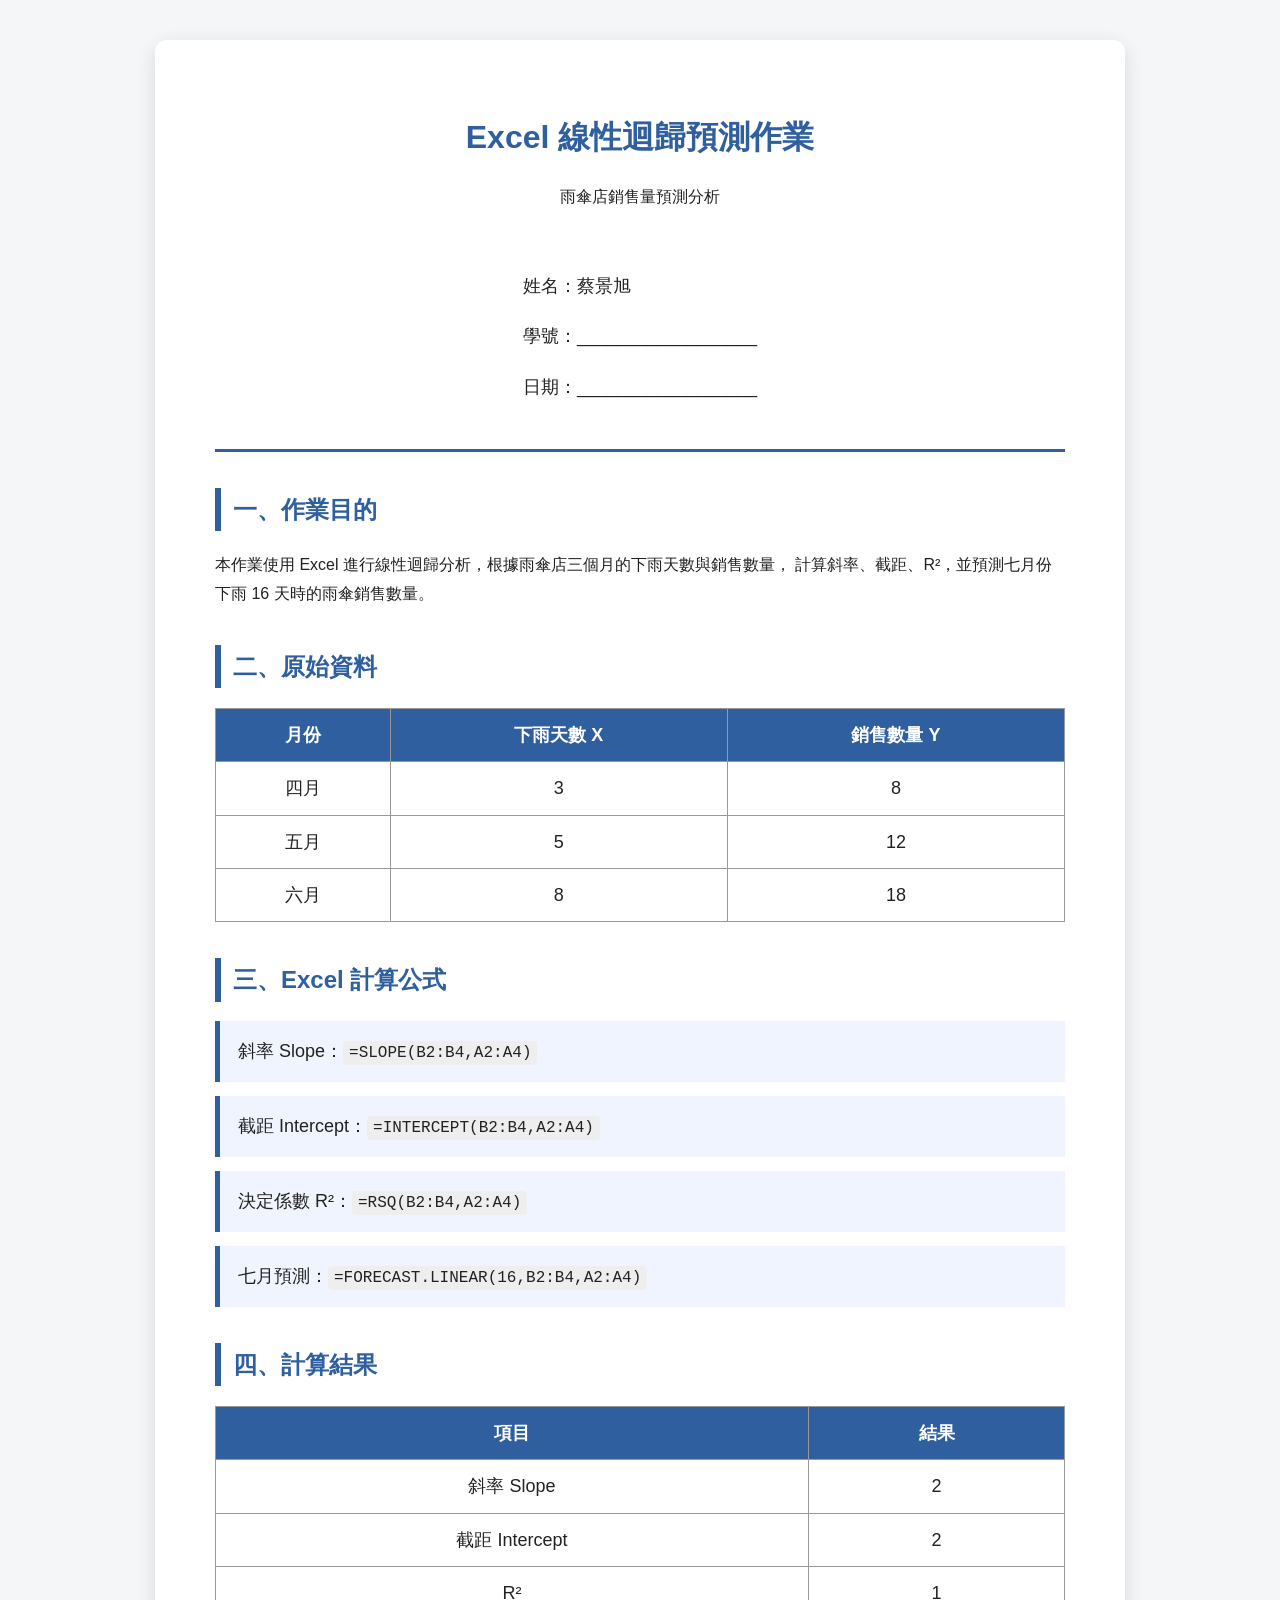
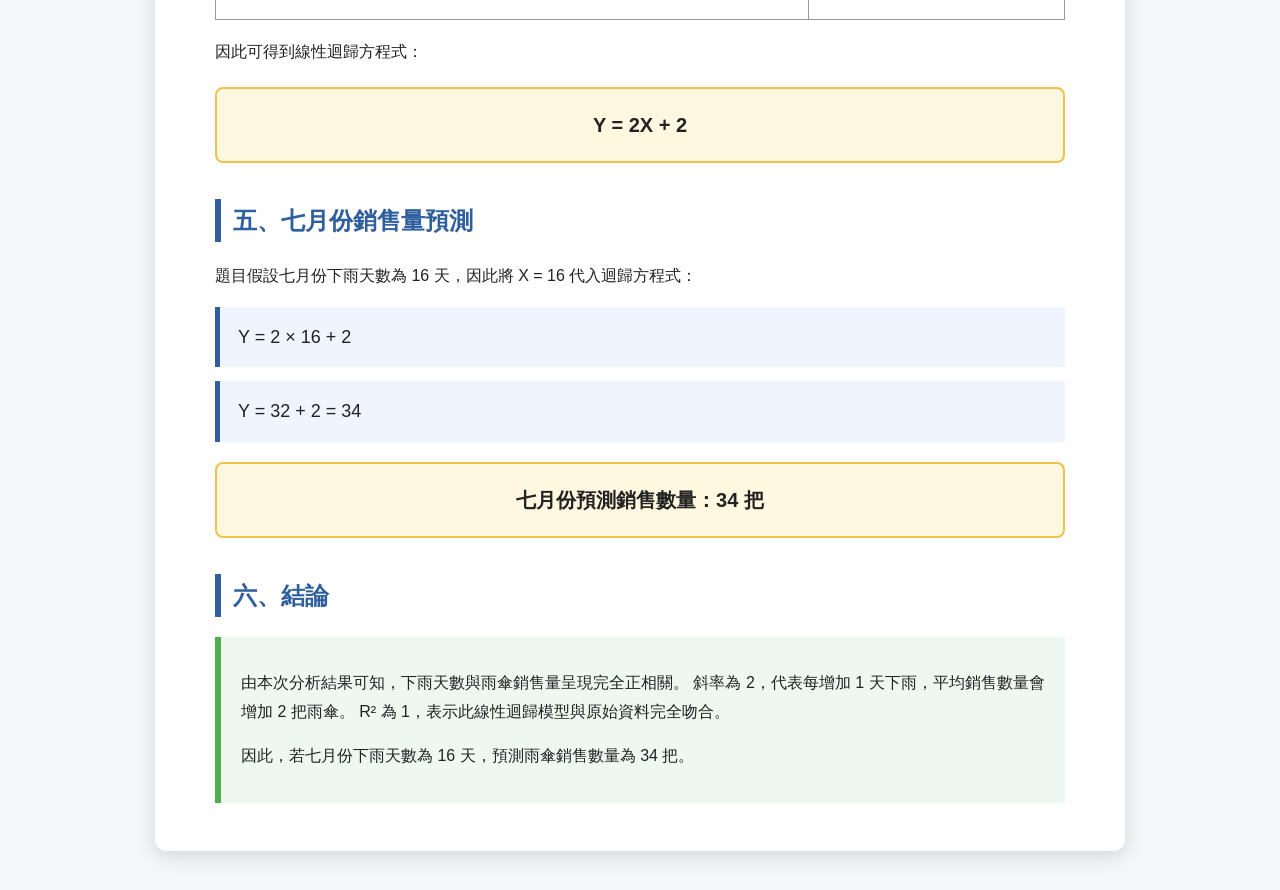
<file: 線性_index.html>
<!DOCTYPE html>
<html lang="zh-Hant">
<head>
  <meta charset="UTF-8" />
  <meta name="viewport" content="width=device-width, initial-scale=1.0" />
  <title>Excel 線性迴歸預測作業</title>
  <style>
    body {
      font-family: "Microsoft JhengHei", Arial, sans-serif;
      background: #f4f6f8;
      color: #222;
      line-height: 1.8;
      margin: 0;
      padding: 40px 0;
    }

    .report {
      width: 850px;
      margin: auto;
      background: #fff;
      padding: 48px 60px;
      border-radius: 12px;
      box-shadow: 0 6px 20px rgba(0,0,0,0.12);
    }

    .cover {
      text-align: center;
      border-bottom: 3px solid #2f5f9f;
      padding-bottom: 28px;
      margin-bottom: 36px;
    }

    .cover h1 {
      color: #2f5f9f;
      font-size: 32px;
      margin-bottom: 12px;
    }

    .info {
      margin-top: 24px;
      text-align: left;
      display: inline-block;
      font-size: 18px;
    }

    h2 {
      color: #2f5f9f;
      border-left: 6px solid #2f5f9f;
      padding-left: 12px;
      margin-top: 36px;
    }

    table {
      width: 100%;
      border-collapse: collapse;
      margin: 18px 0;
      font-size: 18px;
    }

    th {
      background: #2f5f9f;
      color: white;
    }

    th, td {
      border: 1px solid #999;
      padding: 10px;
      text-align: center;
    }

    .formula {
      background: #f0f4ff;
      border-left: 5px solid #2f5f9f;
      padding: 14px 18px;
      margin: 14px 0;
      font-size: 18px;
    }

    code {
      background: #eee;
      padding: 3px 6px;
      border-radius: 4px;
      font-size: 16px;
    }

    .answer {
      background: #fff8e1;
      border: 2px solid #f0c14b;
      padding: 18px;
      border-radius: 8px;
      font-size: 20px;
      font-weight: bold;
      text-align: center;
      margin-top: 20px;
    }

    .conclusion {
      background: #eef8f0;
      border-left: 6px solid #4caf50;
      padding: 16px 20px;
      margin-top: 18px;
    }

    @media print {
      body {
        background: white;
        padding: 0;
      }
      .report {
        box-shadow: none;
        width: auto;
        border-radius: 0;
      }
    }
  </style>
</head>

<body>
  <div class="report">
    <div class="cover">
      <h1>Excel 線性迴歸預測作業</h1>
      <p>雨傘店銷售量預測分析</p>
      <div class="info">
        <p>姓名：蔡景旭</p>
        <p>學號：__________________</p>
        <p>日期：__________________</p>
      </div>
    </div>

    <h2>一、作業目的</h2>
    <p>
      本作業使用 Excel 進行線性迴歸分析，根據雨傘店三個月的下雨天數與銷售數量，
      計算斜率、截距、R²，並預測七月份下雨 16 天時的雨傘銷售數量。
    </p>

    <h2>二、原始資料</h2>
    <table>
      <tr>
        <th>月份</th>
        <th>下雨天數 X</th>
        <th>銷售數量 Y</th>
      </tr>
      <tr>
        <td>四月</td>
        <td>3</td>
        <td>8</td>
      </tr>
      <tr>
        <td>五月</td>
        <td>5</td>
        <td>12</td>
      </tr>
      <tr>
        <td>六月</td>
        <td>8</td>
        <td>18</td>
      </tr>
    </table>

    <h2>三、Excel 計算公式</h2>
    <div class="formula">
      斜率 Slope：<code>=SLOPE(B2:B4,A2:A4)</code>
    </div>
    <div class="formula">
      截距 Intercept：<code>=INTERCEPT(B2:B4,A2:A4)</code>
    </div>
    <div class="formula">
      決定係數 R²：<code>=RSQ(B2:B4,A2:A4)</code>
    </div>
    <div class="formula">
      七月預測：<code>=FORECAST.LINEAR(16,B2:B4,A2:A4)</code>
    </div>

    <h2>四、計算結果</h2>
    <table>
      <tr>
        <th>項目</th>
        <th>結果</th>
      </tr>
      <tr>
        <td>斜率 Slope</td>
        <td>2</td>
      </tr>
      <tr>
        <td>截距 Intercept</td>
        <td>2</td>
      </tr>
      <tr>
        <td>R²</td>
        <td>1</td>
      </tr>
    </table>

    <p>
      因此可得到線性迴歸方程式：
    </p>

    <div class="answer">
      Y = 2X + 2
    </div>

    <h2>五、七月份銷售量預測</h2>
    <p>
      題目假設七月份下雨天數為 16 天，因此將 X = 16 代入迴歸方程式：
    </p>

    <div class="formula">
      Y = 2 × 16 + 2
    </div>

    <div class="formula">
      Y = 32 + 2 = 34
    </div>

    <div class="answer">
      七月份預測銷售數量：34 把
    </div>

    <h2>六、結論</h2>
    <div class="conclusion">
      <p>
        由本次分析結果可知，下雨天數與雨傘銷售量呈現完全正相關。
        斜率為 2，代表每增加 1 天下雨，平均銷售數量會增加 2 把雨傘。
        R² 為 1，表示此線性迴歸模型與原始資料完全吻合。
      </p>
      <p>
        因此，若七月份下雨天數為 16 天，預測雨傘銷售數量為 34 把。
      </p>
    </div>
  </div>
</body>
</html>
</file>
